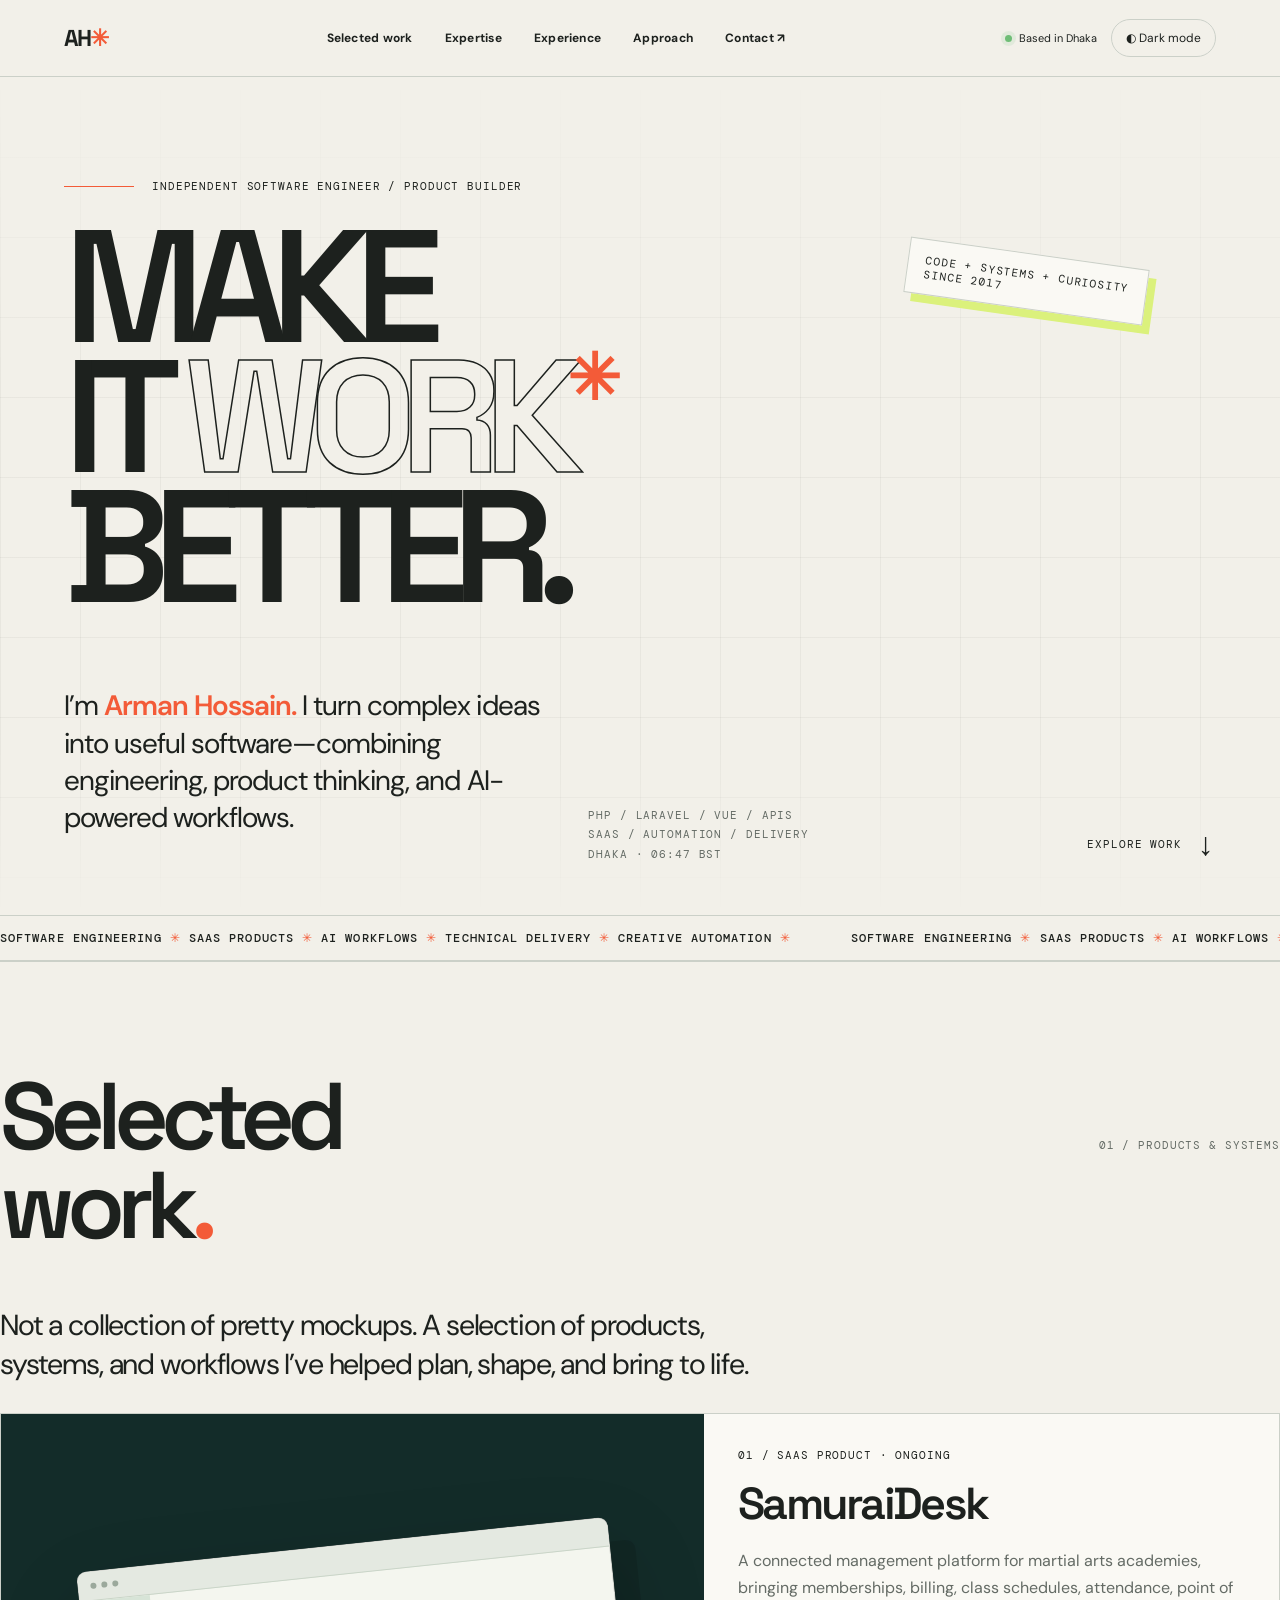
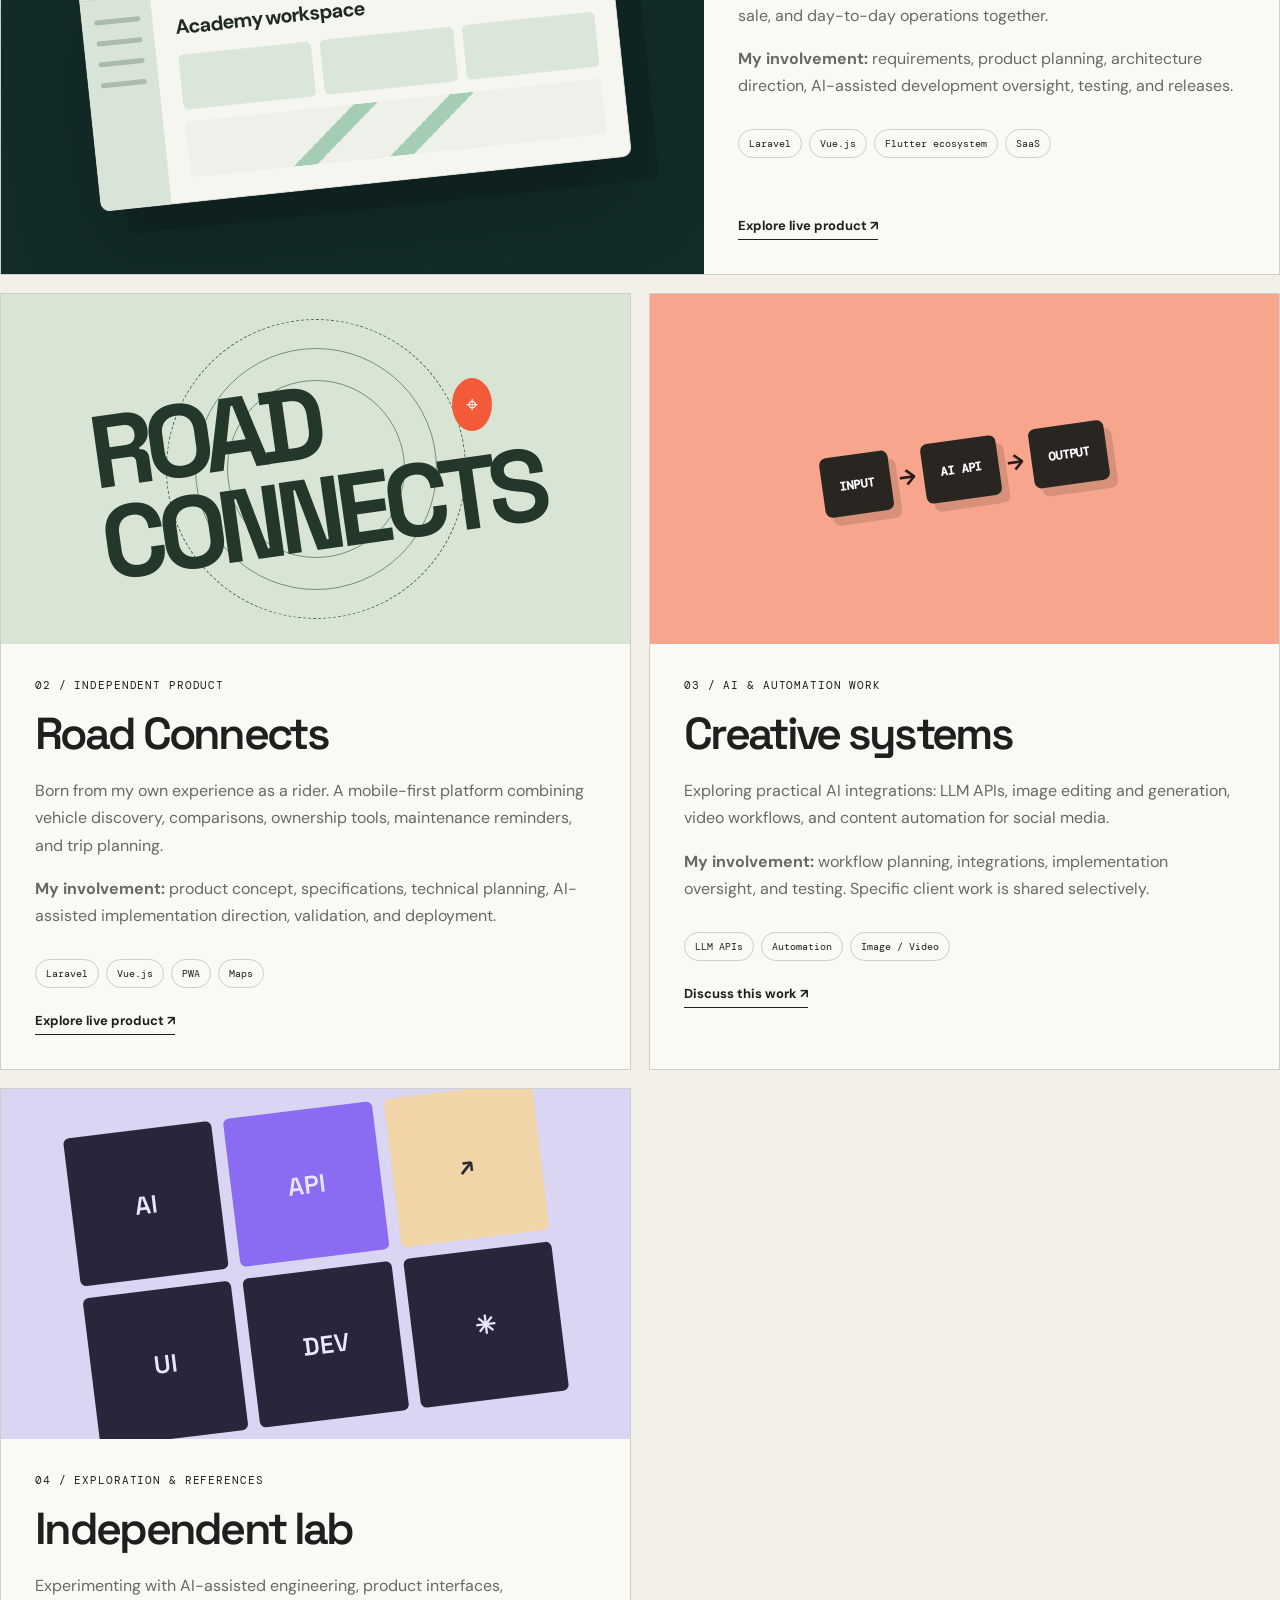
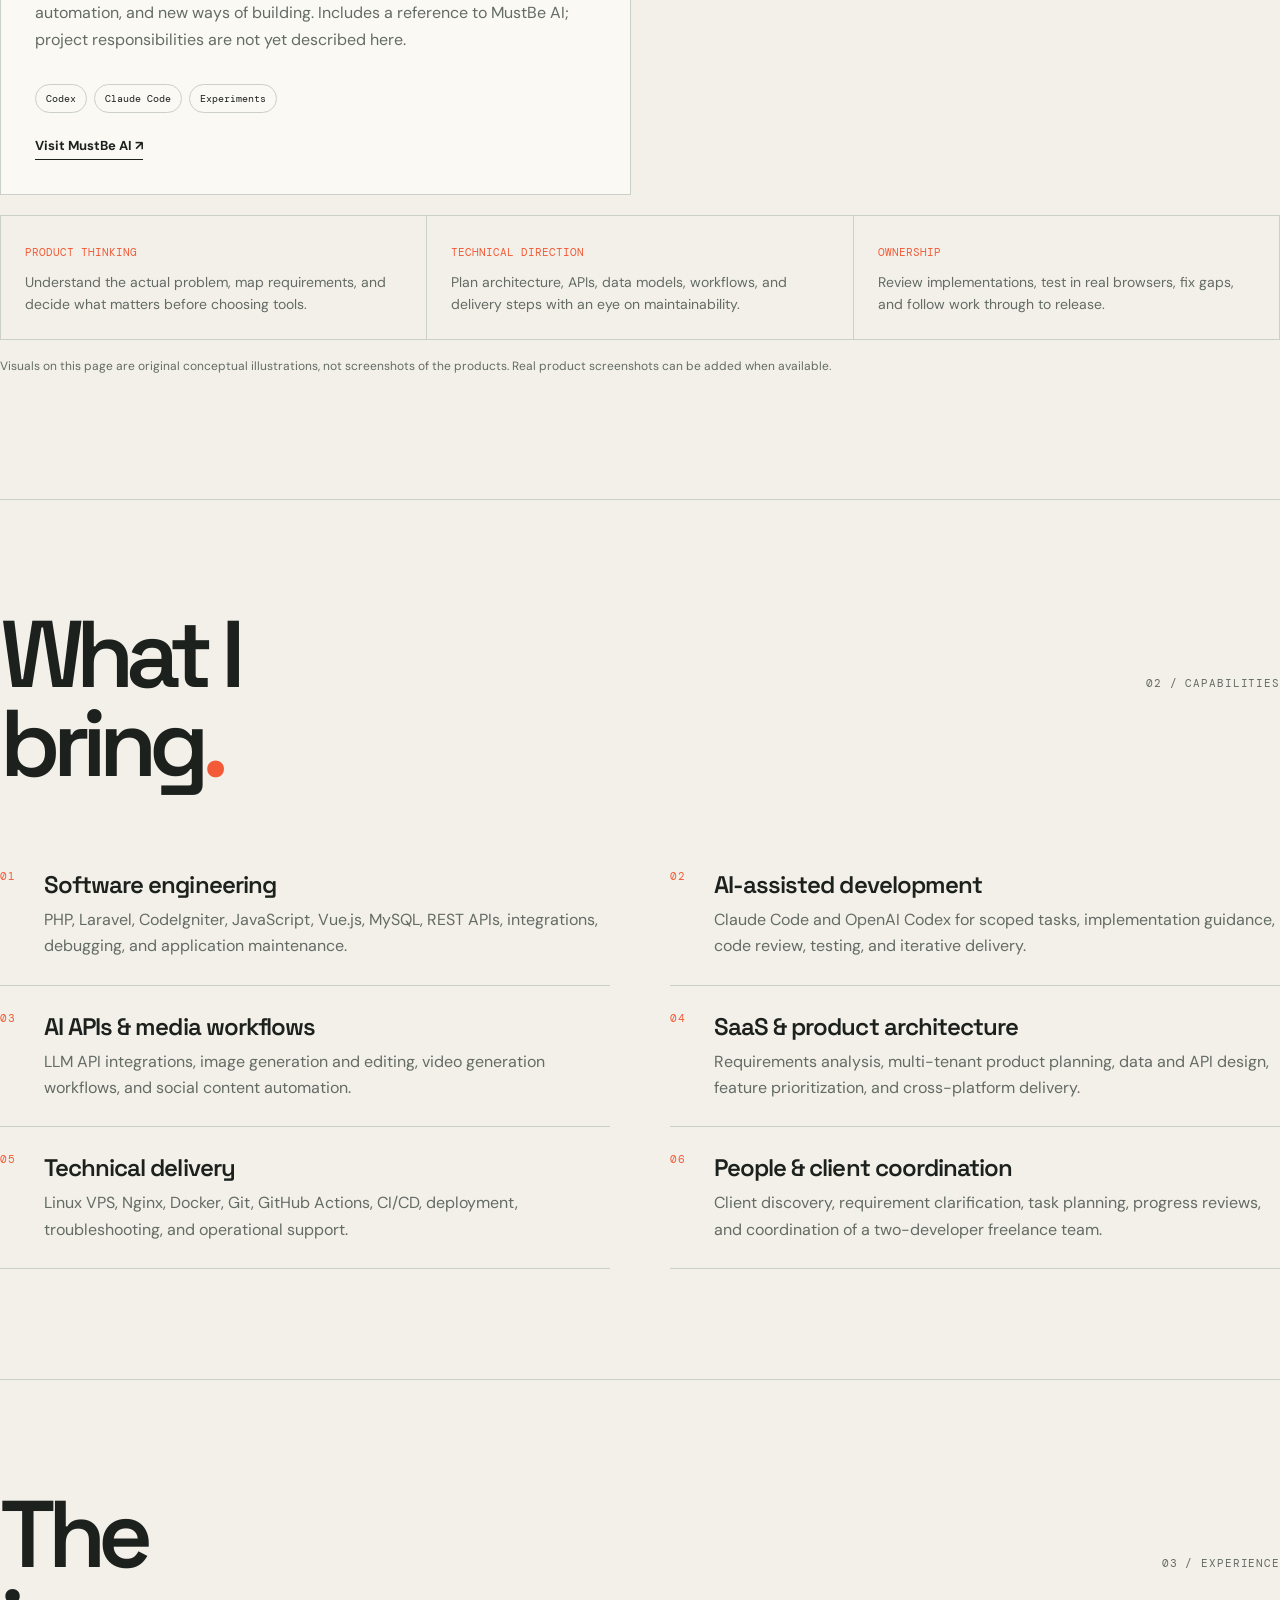
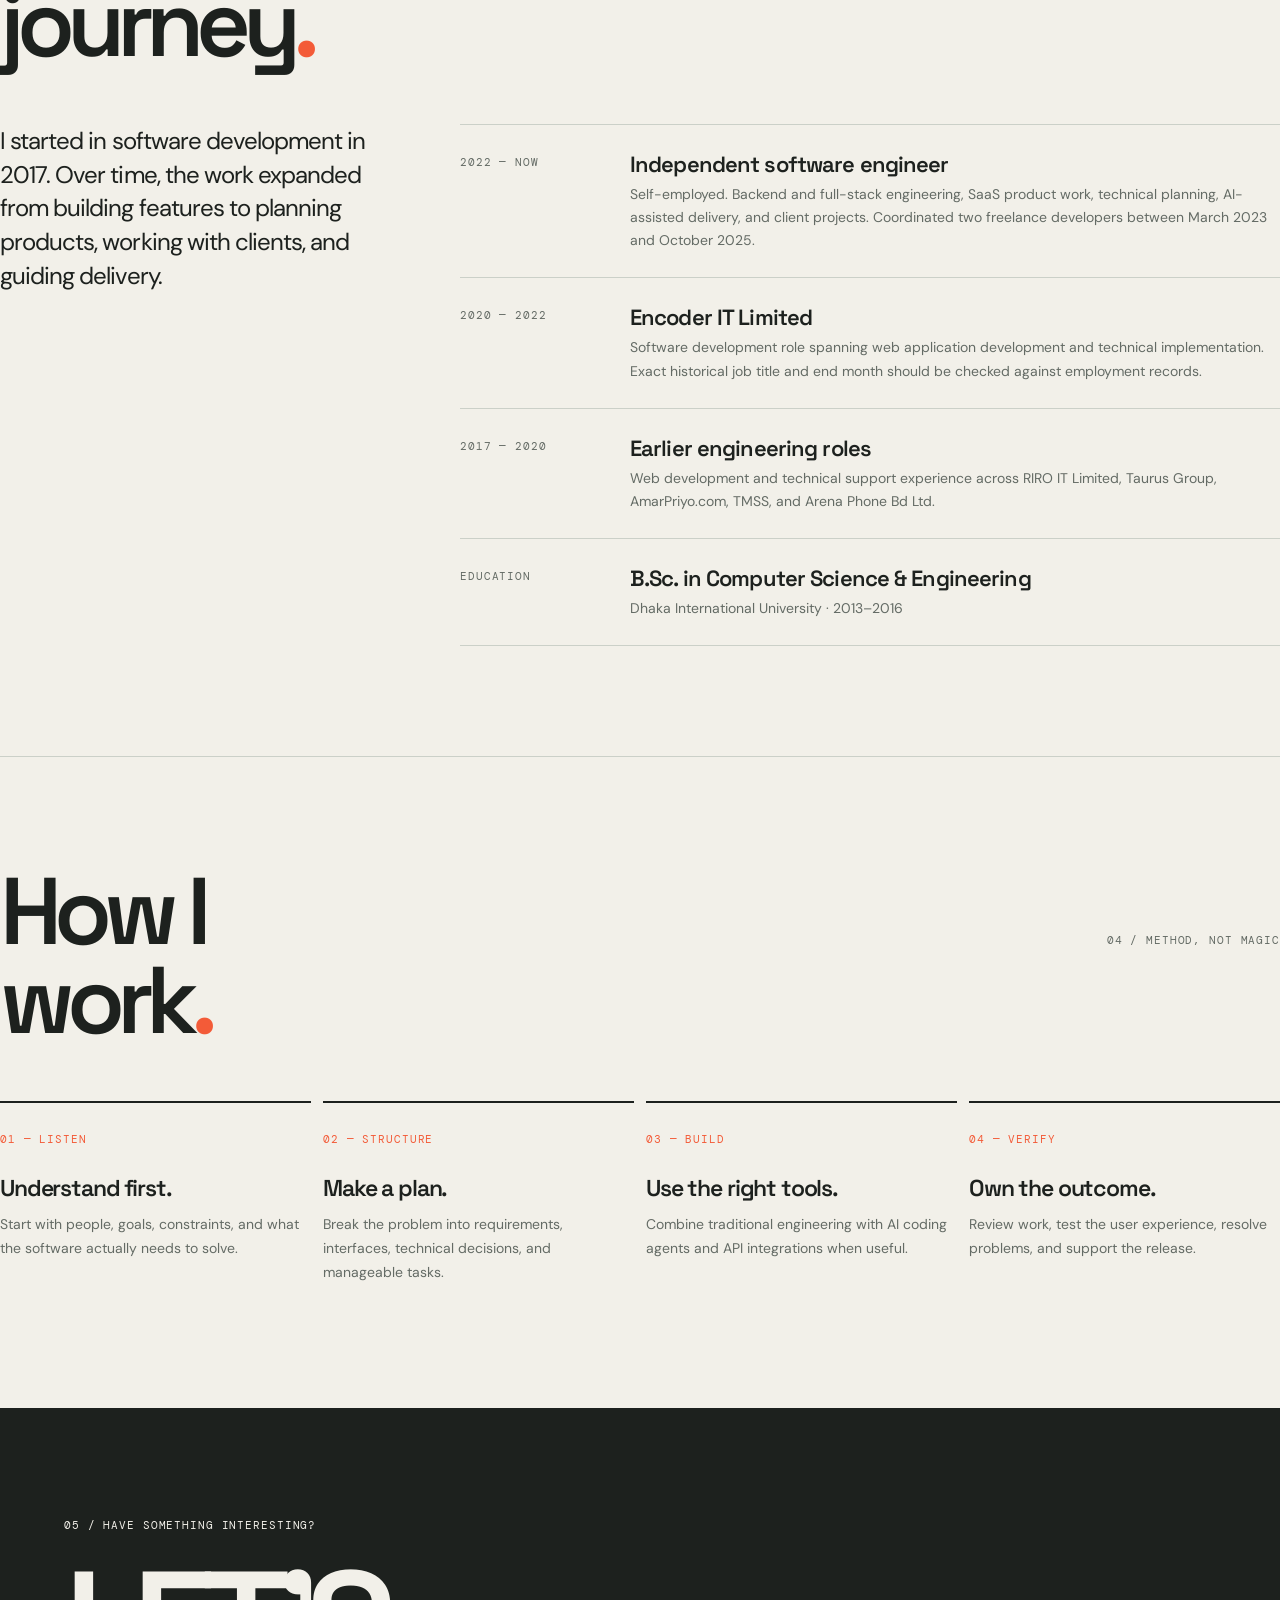
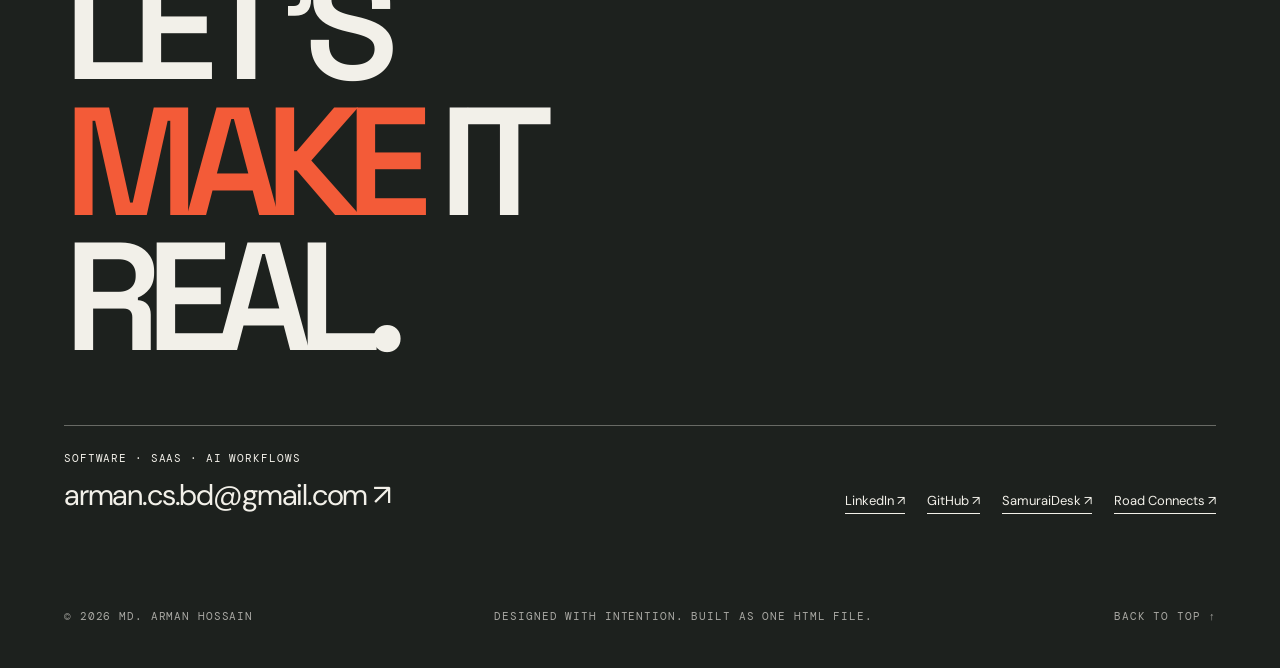
<file: index.html>
<!doctype html>
<html lang="en" data-theme="light">
<head>
<meta charset="utf-8"><meta name="viewport" content="width=device-width,initial-scale=1"><meta name="color-scheme" content="light dark"><meta name="description" content="MD. Arman Hossain — software engineer, SaaS product builder and AI workflow practitioner based in Dhaka. Explore selected work, approach and experience.">
<title>Arman Hossain — Independent software engineer & product builder</title>
<link rel="preconnect" href="https://fonts.googleapis.com"><link rel="preconnect" href="https://fonts.gstatic.com" crossorigin><link href="https://fonts.googleapis.com/css2?family=DM+Mono:wght@400;500&family=DM+Sans:wght@400;500;600;700&family=Space+Grotesk:wght@400;500;600;700&display=swap" rel="stylesheet">
<style>
:root{--bg:#f2f0e9;--paper:#faf9f4;--ink:#1d211e;--muted:#646b65;--line:#cbd0c8;--accent:#f35b38;--accent2:#dbf17c;--shadow:rgba(29,33,30,.13);--grid:rgba(29,33,30,.045)}html[data-theme=dark]{--bg:#131916;--paper:#1d2520;--ink:#f1f1e9;--muted:#a3aea5;--line:#39443b;--accent:#ff7954;--accent2:#d5f078;--shadow:rgba(0,0,0,.3);--grid:rgba(255,255,255,.045)}*{box-sizing:border-box}html{scroll-behavior:smooth}body{margin:0;background:var(--bg);color:var(--ink);font-family:'DM Sans',sans-serif;transition:background .3s,color .3s}a{color:inherit;text-decoration:none}button{font:inherit;cursor:pointer}::selection{background:var(--accent);color:#fff}.mono{font-family:'DM Mono',monospace;font-size:11px;letter-spacing:.08em;text-transform:uppercase}.wrap{max-width:1540px;padding:0 clamp(22px,5vw,86px);margin:auto}.skip{position:absolute;top:-80px;left:10px;background:var(--ink);color:var(--bg);padding:12px;z-index:30}.skip:focus{top:10px}.progress{height:3px;position:fixed;top:0;left:0;background:var(--accent);z-index:50;width:0}.topbar{position:sticky;top:0;z-index:20;background:color-mix(in srgb,var(--bg) 91%,transparent);backdrop-filter:blur(18px);border-bottom:1px solid var(--line)}.nav{height:76px;display:flex;align-items:center;justify-content:space-between;gap:18px}.mark{font-family:'Space Grotesk';font-weight:700;font-size:23px;letter-spacing:-.09em}.mark b{color:var(--accent)}.navlinks{display:flex;gap:clamp(15px,2.5vw,40px);align-items:center}.navlinks a{font-size:12px;font-weight:700;letter-spacing:.02em}.navlinks a:hover{color:var(--accent)}.navend{display:flex;align-items:center;gap:14px}.theme{background:transparent;color:var(--ink);border:1px solid var(--line);border-radius:100px;padding:10px 14px;font-size:12px}.status{display:flex;gap:7px;align-items:center;font-size:11px}.dot{height:7px;width:7px;background:#6fbd76;border-radius:50%;box-shadow:0 0 0 4px rgba(111,189,118,.12)}.hero{min-height:calc(100svh - 76px);padding-top:clamp(45px,8vw,112px);display:flex;flex-direction:column;justify-content:space-between;position:relative;overflow:hidden}.hero::before{content:"";position:absolute;inset:0;pointer-events:none;background-image:linear-gradient(var(--grid) 1px,transparent 1px),linear-gradient(90deg,var(--grid) 1px,transparent 1px);background-size:80px 80px;mask-image:linear-gradient(to bottom,transparent,#000 35%,#000 80%,transparent)}.herohead,.herofoot{position:relative;z-index:1}.eyebrow{display:flex;align-items:center;gap:18px;margin-bottom:30px}.eyebrow .rule{height:1px;width:70px;background:var(--accent)}h1,h2,h3,p{margin-top:0}.hero h1{font-family:'Space Grotesk';font-size:clamp(76px,12.5vw,220px);font-weight:600;line-height:.81;letter-spacing:-.105em;margin:0;max-width:1250px}.hero h1 .outline{color:transparent;-webkit-text-stroke:1.5px var(--ink)}.hero h1 .star{display:inline-block;font-size:.4em;vertical-align:top;color:var(--accent);-webkit-text-stroke:0;letter-spacing:0;animation:spin 18s linear infinite;transform-origin:center}@keyframes spin{to{transform:rotate(360deg)}}.herofoot{display:grid;grid-template-columns:1.2fr .85fr .6fr;gap:28px;align-items:end;padding:75px 0 50px}.intro{font-size:clamp(19px,2.2vw,31px);line-height:1.33;letter-spacing:-.035em;max-width:550px}.intro strong{color:var(--accent);font-weight:600}.meta{color:var(--muted);line-height:1.8}.scrollmark{justify-self:end;display:flex;align-items:center;gap:14px}.scrollmark span{font-size:32px;animation:drop 1.7s infinite}@keyframes drop{50%{transform:translateY(8px)}}.section{padding:110px 0;border-top:1px solid var(--line)}.sectionhead{display:flex;justify-content:space-between;align-items:baseline;gap:30px;margin-bottom:56px}.sectionhead h2{font:600 clamp(48px,7.4vw,112px)/.94 'Space Grotesk';letter-spacing:-.085em;margin:0}.sectionhead .mono{color:var(--muted)}.sectionlead{font-size:clamp(18px,2.4vw,29px);letter-spacing:-.04em;line-height:1.35;max-width:750px}.workgrid{display:grid;grid-template-columns:1fr 1fr;gap:18px}.project{position:relative;border:1px solid var(--line);background:var(--paper);overflow:hidden;min-width:0;transition:transform .35s,box-shadow .35s}.project:hover{transform:translateY(-5px);box-shadow:0 25px 55px var(--shadow)}.project.wide{grid-column:1/-1;display:grid;grid-template-columns:1.1fr .9fr}.projectvisual{height:350px;position:relative;overflow:hidden;background:#d7dcd2;display:flex;align-items:center;justify-content:center}.wide .projectvisual{height:460px}.projectbody{padding:34px;display:flex;flex-direction:column;align-items:flex-start}.projectbody h3{font:600 clamp(31px,3.5vw,54px)/1 'Space Grotesk';letter-spacing:-.06em;margin:20px 0}.projectbody p{line-height:1.7;color:var(--muted);max-width:550px}.tags{display:flex;flex-wrap:wrap;gap:7px;margin:14px 0 24px}.tags span{font:10px 'DM Mono';padding:7px 10px;border:1px solid var(--line);border-radius:100px}.projectlink{margin-top:auto;border-bottom:1px solid var(--ink);padding-bottom:5px;font-size:13px;font-weight:700}.projectlink:hover{color:var(--accent);border-color:var(--accent)}.visual-samurai{background:#132c29;color:#e6f6e8}.visual-road{background:#d8e5d4;color:#23382b}.visual-ai{background:#f7a58c;color:#281c19}.visual-lab{background:#d9d5f2;color:#29263b}.mockwindow{width:76%;border-radius:10px;transform:rotate(-6deg) translateY(20px);background:#f4f6ef;color:#1e2a22;box-shadow:25px 25px 0 rgba(0,0,0,.12),0 40px 90px rgba(0,0,0,.2);border:1px solid rgba(0,0,0,.15);overflow:hidden}.mocktop{height:29px;background:#e4e9e1;border-bottom:1px solid #cad5c8;display:flex;align-items:center;gap:5px;padding:0 12px}.mocktop i{width:6px;height:6px;border-radius:50%;background:#9ba99c}.mockcontent{display:grid;grid-template-columns:70px 1fr;min-height:210px}.mockside{background:#d7e4d7;padding:20px 12px}.mockside span{display:block;height:5px;background:#a9bbaa;margin:0 0 16px;border-radius:8px}.mockmain{padding:22px}.mockmain strong{display:block;font-size:20px;letter-spacing:-.05em;margin-bottom:15px}.mockstats{display:flex;gap:9px}.mockstats span{flex:1;height:55px;background:#dbe6da;border-radius:5px}.mockgraph{height:56px;margin-top:12px;background:linear-gradient(140deg,transparent 35%,#a4cdb4 35% 40%,transparent 40% 55%,#a4cdb4 55% 60%,transparent 60%),#edf1e9;border-radius:5px}.circleword{position:absolute;font:700 clamp(70px,10vw,160px)/1 'Space Grotesk';letter-spacing:-.1em;transform:rotate(-13deg);text-align:center}.road-ring{width:300px;height:300px;border:1px dashed #3c664a;border-radius:50%;position:absolute;animation:spin 28s linear infinite}.road-ring:before,.road-ring:after{content:"";position:absolute;border:1px solid #70917a;border-radius:50%;inset:28px}.road-ring:after{inset:60px}.road-text{font:700 clamp(58px,8vw,125px)/.9 'Space Grotesk';letter-spacing:-.09em;position:relative;transform:rotate(-8deg)}.road-pin{position:absolute;top:24%;right:22%;background:var(--accent);color:white;padding:12px 14px;border-radius:50%;font-size:22px;animation:float 3s ease-in-out infinite}@keyframes float{50%{transform:translateY(-13px)}}.ai-flow{display:flex;align-items:center;gap:8px;transform:rotate(-8deg);padding:20px}.ai-flow span{background:#292521;color:#fff;border-radius:7px;padding:22px 17px;font:700 12px 'DM Mono';box-shadow:7px 9px 0 rgba(0,0,0,.13)}.ai-flow b{font-size:22px}.lab-tiles{display:grid;grid-template-columns:repeat(3,1fr);gap:12px;transform:rotate(-7deg);width:75%}.lab-tiles span{aspect-ratio:1;background:#29263b;color:#e9e6ff;display:grid;place-items:center;font:600 clamp(12px,2vw,25px) 'Space Grotesk';border-radius:6px}.lab-tiles span:nth-child(2){background:#8a6bf1}.lab-tiles span:nth-child(3){background:#f1d5a8;color:#2d2b35}.case{margin-top:20px;display:grid;grid-template-columns:repeat(3,1fr);gap:1px;background:var(--line);border:1px solid var(--line)}.case>div{background:var(--bg);padding:24px}.case p{font-size:14px;line-height:1.6;color:var(--muted);margin:10px 0 0}.cap{font:11px 'DM Mono';color:var(--accent);text-transform:uppercase}.skillsgrid{display:grid;grid-template-columns:1fr 1fr;gap:0 60px}.skillrow{border-bottom:1px solid var(--line);padding:25px 0;display:grid;grid-template-columns:32px 1fr;gap:12px}.skillrow h3{font:600 24px 'Space Grotesk';letter-spacing:-.04em;margin-bottom:7px}.skillrow p{color:var(--muted);line-height:1.65;margin:0}.number{color:var(--accent)}.experience{display:grid;grid-template-columns:1fr 2fr;gap:50px}.expintro{font-size:24px;letter-spacing:-.04em;line-height:1.4}.timeline{border-top:1px solid var(--line)}.job{display:grid;grid-template-columns:145px 1fr;gap:25px;padding:25px 0;border-bottom:1px solid var(--line)}.job h3{font:600 22px 'Space Grotesk';letter-spacing:-.04em;margin-bottom:5px}.job p{font-size:14px;line-height:1.65;color:var(--muted);margin:0}.job .mono{color:var(--muted);padding-top:5px}.process{display:grid;grid-template-columns:repeat(4,1fr);gap:12px}.process>div{border-top:2px solid var(--ink);padding-top:24px}.process strong{font:600 23px 'Space Grotesk';letter-spacing:-.05em;display:block;margin:25px 0 10px}.process p{font-size:14px;line-height:1.7;color:var(--muted)}.process .mono{color:var(--accent)}.contact{background:var(--ink);color:var(--bg);padding:105px 0 45px}.contact h2{font:600 clamp(70px,12vw,180px)/.88 'Space Grotesk';letter-spacing:-.1em;margin:25px 0 60px}.contact h2 em{font-style:normal;color:var(--accent)}.contactgrid{display:flex;justify-content:space-between;align-items:end;gap:30px;border-top:1px solid color-mix(in srgb,var(--bg) 35%,transparent);padding-top:25px}.contactlinks{display:flex;gap:22px;flex-wrap:wrap}.contactlinks a{border-bottom:1px solid currentColor;padding-bottom:4px;font-size:13px}.contactlinks a:hover{color:var(--accent)}.footer{margin-top:95px;display:flex;justify-content:space-between;gap:25px;color:color-mix(in srgb,var(--bg) 65%,transparent)}.reveal{opacity:0;transform:translateY(25px);transition:opacity .7s,transform .7s}.reveal.visible{opacity:1;transform:none}.spotlight{position:fixed;pointer-events:none;width:280px;height:280px;border-radius:50%;background:radial-gradient(circle,color-mix(in srgb,var(--accent) 9%,transparent),transparent 70%);z-index:2;transform:translate(-50%,-50%);opacity:0;transition:opacity .3s}.floating-label{position:absolute;right:6%;top:17%;border:1px solid var(--line);padding:13px 17px;transform:rotate(8deg);background:var(--paper);box-shadow:8px 8px 0 var(--accent2);font-size:11px}.marquee{overflow:hidden;border-top:1px solid var(--line);border-bottom:1px solid var(--line);padding:14px 0}.marquee-track{white-space:nowrap;display:flex;gap:60px;width:max-content;animation:marquee 32s linear infinite}.marquee-track span{font:500 12px 'DM Mono';text-transform:uppercase;letter-spacing:.09em}.marquee-track i{color:var(--accent);font-style:normal}@keyframes marquee{to{transform:translateX(-50%)}}.note{font-size:12px;color:var(--muted);line-height:1.7;margin-top:16px}.mobilemenu{display:none}.desktoponly{display:block}@media(max-width:1000px){.navlinks{display:none}.herofoot{grid-template-columns:1fr 1fr}.scrollmark{display:none}.project.wide{grid-template-columns:1fr}.wide .projectvisual{height:350px}.skillsgrid{gap:0 28px}.experience{grid-template-columns:1fr}.process{grid-template-columns:1fr 1fr}.mobilemenu{display:block;background:none;border:0;color:var(--ink);font-size:22px}.navlinks.open{position:absolute;display:flex;flex-direction:column;align-items:stretch;top:76px;left:0;right:0;background:var(--paper);padding:25px;gap:20px;border-bottom:1px solid var(--line)}}@media(max-width:680px){.nav{height:68px}.status{display:none}.hero{min-height:680px;padding-top:100px}.hero h1{font-size:clamp(67px,16vw,120px)}.herofoot{grid-template-columns:1fr;padding-top:60px}.section{padding:72px 0}.sectionhead{margin-bottom:35px;display:block}.sectionhead .mono{display:block;margin-top:14px}.workgrid,.skillsgrid,.case{grid-template-columns:1fr}.project.wide{grid-column:auto}.projectvisual,.wide .projectvisual{height:290px}.projectbody{padding:25px}.case{gap:1px}.job{grid-template-columns:1fr;gap:6px}.process{grid-template-columns:1fr 1fr}.contact{padding-top:70px}.contactgrid,.footer{display:block}.contactlinks{margin-top:25px}.footer>*{display:block;margin-bottom:14px}.floating-label{right:5%;top:7%}.ai-flow{transform:rotate(-6deg) scale(.7)}.mockwindow{width:86%}}@media(prefers-reduced-motion:reduce){*,*:before,*:after{animation:none!important;transition:none!important;scroll-behavior:auto!important}.reveal{opacity:1;transform:none}} 
</style>
</head>
<body>
<a class="skip" href="#main">Skip to content</a><div class="progress" id="progress"></div><div class="spotlight" id="spotlight" aria-hidden="true"></div>
<header class="topbar"><nav class="nav wrap" aria-label="Main navigation"><a href="#top" class="mark" aria-label="Arman Hossain home">AH<b>✳</b></a><div class="navlinks" id="navlinks"><a href="#work">Selected work</a><a href="#expertise">Expertise</a><a href="#experience">Experience</a><a href="#approach">Approach</a><a href="#contact">Contact ↗</a></div><div class="navend"><span class="status"><span class="dot"></span> Based in Dhaka</span><button class="theme" id="theme" aria-label="Switch color theme">◐ &nbsp; Theme</button><button class="mobilemenu" id="menu" aria-label="Open menu" aria-expanded="false">☰</button></div></nav></header>
<main id="main"><section class="hero wrap" id="top"><div class="herohead"><div class="eyebrow mono"><span class="rule"></span> Independent software engineer / product builder</div><h1>MAKE<br>IT <span class="outline">WORK</span><span class="star">✳</span><br>BETTER.</h1><span class="floating-label mono">Code + systems + curiosity<br>Since 2017</span></div><div class="herofoot"><p class="intro">I’m <strong>Arman Hossain.</strong> I turn complex ideas into useful software—combining engineering, product thinking, and AI-powered workflows.</p><div class="meta mono">PHP / Laravel / Vue / APIs<br>SaaS / automation / delivery<br><span id="dhakaTime">Dhaka, Bangladesh</span></div><a class="scrollmark mono" href="#work">Explore work <span>↓</span></a></div></section>
<div class="marquee" aria-hidden="true"><div class="marquee-track"><span>SOFTWARE ENGINEERING <i>✳</i> SAAS PRODUCTS <i>✳</i> AI WORKFLOWS <i>✳</i> TECHNICAL DELIVERY <i>✳</i> CREATIVE AUTOMATION <i>✳</i></span><span>SOFTWARE ENGINEERING <i>✳</i> SAAS PRODUCTS <i>✳</i> AI WORKFLOWS <i>✳</i> TECHNICAL DELIVERY <i>✳</i> CREATIVE AUTOMATION <i>✳</i></span></div></div>
<section class="section wrap" id="work"><div class="sectionhead reveal"><h2>Selected<br>work<span style="color:var(--accent)">.</span></h2><span class="mono">01 / Products & systems</span></div><p class="sectionlead reveal">Not a collection of pretty mockups. A selection of products, systems, and workflows I’ve helped plan, shape, and bring to life.</p><div class="workgrid">
<article class="project wide reveal"><div class="projectvisual visual-samurai"><div class="mockwindow" aria-label="Abstract illustration of a SaaS dashboard, not an actual product screenshot"><div class="mocktop"><i></i><i></i><i></i></div><div class="mockcontent"><div class="mockside"><span></span><span></span><span></span><span></span></div><div class="mockmain"><strong>Academy workspace</strong><div class="mockstats"><span></span><span></span><span></span></div><div class="mockgraph"></div></div></div></div></div><div class="projectbody"><span class="mono">01 / SaaS product · Ongoing</span><h3>SamuraiDesk</h3><p>A connected management platform for martial arts academies, bringing memberships, billing, class schedules, attendance, point of sale, and day-to-day operations together.</p><p><b>My involvement:</b> requirements, product planning, architecture direction, AI-assisted development oversight, testing, and releases.</p><div class="tags"><span>Laravel</span><span>Vue.js</span><span>Flutter ecosystem</span><span>SaaS</span></div><a class="projectlink" href="https://samuraidesk.com" target="_blank" rel="noopener noreferrer">Explore live product ↗</a></div></article>
<article class="project reveal"><div class="projectvisual visual-road"><div class="road-ring"></div><div class="road-text">ROAD<br>CONNECTS</div><div class="road-pin">⌖</div></div><div class="projectbody"><span class="mono">02 / Independent product</span><h3>Road Connects</h3><p>Born from my own experience as a rider. A mobile-first platform combining vehicle discovery, comparisons, ownership tools, maintenance reminders, and trip planning.</p><p><b>My involvement:</b> product concept, specifications, technical planning, AI-assisted implementation direction, validation, and deployment.</p><div class="tags"><span>Laravel</span><span>Vue.js</span><span>PWA</span><span>Maps</span></div><a class="projectlink" href="https://roadconnects.com" target="_blank" rel="noopener noreferrer">Explore live product ↗</a></div></article>
<article class="project reveal"><div class="projectvisual visual-ai"><div class="ai-flow" aria-label="Conceptual AI workflow diagram"><span>INPUT</span><b>→</b><span>AI API</span><b>→</b><span>OUTPUT</span></div></div><div class="projectbody"><span class="mono">03 / AI & automation work</span><h3>Creative systems</h3><p>Exploring practical AI integrations: LLM APIs, image editing and generation, video workflows, and content automation for social media.</p><p><b>My involvement:</b> workflow planning, integrations, implementation oversight, and testing. Specific client work is shared selectively.</p><div class="tags"><span>LLM APIs</span><span>Automation</span><span>Image / Video</span></div><a class="projectlink" href="mailto:arman.cs.bd@gmail.com?subject=Creative%20automation%20work">Discuss this work ↗</a></div></article>
<article class="project reveal"><div class="projectvisual visual-lab"><div class="lab-tiles"><span>AI</span><span>API</span><span>↗</span><span>UI</span><span>DEV</span><span>✳</span></div></div><div class="projectbody"><span class="mono">04 / Exploration & references</span><h3>Independent lab</h3><p>Experimenting with AI-assisted engineering, product interfaces, automation, and new ways of building. Includes a reference to MustBe AI; project responsibilities are not yet described here.</p><div class="tags"><span>Codex</span><span>Claude Code</span><span>Experiments</span></div><a class="projectlink" href="https://mustbe-ai.com" target="_blank" rel="noopener noreferrer">Visit MustBe AI ↗</a></div></article>
</div><div class="case reveal"><div><span class="cap">Product thinking</span><p>Understand the actual problem, map requirements, and decide what matters before choosing tools.</p></div><div><span class="cap">Technical direction</span><p>Plan architecture, APIs, data models, workflows, and delivery steps with an eye on maintainability.</p></div><div><span class="cap">Ownership</span><p>Review implementations, test in real browsers, fix gaps, and follow work through to release.</p></div></div><p class="note">Visuals on this page are original conceptual illustrations, not screenshots of the products. Real product screenshots can be added when available.</p></section>
<section class="section wrap" id="expertise"><div class="sectionhead reveal"><h2>What I<br>bring<span style="color:var(--accent)">.</span></h2><span class="mono">02 / Capabilities</span></div><div class="skillsgrid"><div class="skillrow reveal"><span class="number mono">01</span><div><h3>Software engineering</h3><p>PHP, Laravel, CodeIgniter, JavaScript, Vue.js, MySQL, REST APIs, integrations, debugging, and application maintenance.</p></div></div><div class="skillrow reveal"><span class="number mono">02</span><div><h3>AI-assisted development</h3><p>Claude Code and OpenAI Codex for scoped tasks, implementation guidance, code review, testing, and iterative delivery.</p></div></div><div class="skillrow reveal"><span class="number mono">03</span><div><h3>AI APIs & media workflows</h3><p>LLM API integrations, image generation and editing, video generation workflows, and social content automation.</p></div></div><div class="skillrow reveal"><span class="number mono">04</span><div><h3>SaaS & product architecture</h3><p>Requirements analysis, multi-tenant product planning, data and API design, feature prioritization, and cross-platform delivery.</p></div></div><div class="skillrow reveal"><span class="number mono">05</span><div><h3>Technical delivery</h3><p>Linux VPS, Nginx, Docker, Git, GitHub Actions, CI/CD, deployment, troubleshooting, and operational support.</p></div></div><div class="skillrow reveal"><span class="number mono">06</span><div><h3>People & client coordination</h3><p>Client discovery, requirement clarification, task planning, progress reviews, and coordination of a two-developer freelance team.</p></div></div></div></section>
<section class="section wrap" id="experience"><div class="sectionhead reveal"><h2>The<br>journey<span style="color:var(--accent)">.</span></h2><span class="mono">03 / Experience</span></div><div class="experience"><p class="expintro reveal">I started in software development in 2017. Over time, the work expanded from building features to planning products, working with clients, and guiding delivery.</p><div class="timeline"><div class="job reveal"><span class="mono">2022 — Now</span><div><h3>Independent software engineer</h3><p>Self-employed. Backend and full-stack engineering, SaaS product work, technical planning, AI-assisted delivery, and client projects. Coordinated two freelance developers between March 2023 and October 2025.</p></div></div><div class="job reveal"><span class="mono">2020 — 2022</span><div><h3>Encoder IT Limited</h3><p>Software development role spanning web application development and technical implementation. Exact historical job title and end month should be checked against employment records.</p></div></div><div class="job reveal"><span class="mono">2017 — 2020</span><div><h3>Earlier engineering roles</h3><p>Web development and technical support experience across RIRO IT Limited, Taurus Group, AmarPriyo.com, TMSS, and Arena Phone Bd Ltd.</p></div></div><div class="job reveal"><span class="mono">Education</span><div><h3>B.Sc. in Computer Science & Engineering</h3><p>Dhaka International University · 2013–2016</p></div></div></div></div></section>
<section class="section wrap" id="approach"><div class="sectionhead reveal"><h2>How I<br>work<span style="color:var(--accent)">.</span></h2><span class="mono">04 / Method, not magic</span></div><div class="process"><div class="reveal"><span class="mono">01 — Listen</span><strong>Understand first.</strong><p>Start with people, goals, constraints, and what the software actually needs to solve.</p></div><div class="reveal"><span class="mono">02 — Structure</span><strong>Make a plan.</strong><p>Break the problem into requirements, interfaces, technical decisions, and manageable tasks.</p></div><div class="reveal"><span class="mono">03 — Build</span><strong>Use the right tools.</strong><p>Combine traditional engineering with AI coding agents and API integrations when useful.</p></div><div class="reveal"><span class="mono">04 — Verify</span><strong>Own the outcome.</strong><p>Review work, test the user experience, resolve problems, and support the release.</p></div></div></section>
</main><footer class="contact" id="contact"><div class="wrap"><span class="mono">05 / Have something interesting?</span><h2>LET'S<br><em>MAKE</em> IT<br>REAL.</h2><div class="contactgrid"><div><p class="mono">Software · SaaS · AI workflows</p><a style="font-size:clamp(18px,2.3vw,32px);letter-spacing:-.04em" href="mailto:arman.cs.bd@gmail.com">arman.cs.bd@gmail.com ↗</a></div><div class="contactlinks"><a href="https://www.linkedin.com/in/rajucs" target="_blank" rel="noopener noreferrer">LinkedIn ↗</a><a href="https://github.com/rajucs" target="_blank" rel="noopener noreferrer">GitHub ↗</a><a href="https://samuraidesk.com" target="_blank" rel="noopener noreferrer">SamuraiDesk ↗</a><a href="https://roadconnects.com" target="_blank" rel="noopener noreferrer">Road Connects ↗</a></div></div><div class="footer mono"><span>© <span id="year"></span> MD. Arman Hossain</span><span>Designed with intention. Built as one HTML file.</span><a href="#top">Back to top ↑</a></div></div></footer>
<script>
(()=>{'use strict';const root=document.documentElement,themeBtn=document.getElementById('theme');let saved;try{saved=localStorage.getItem('arman-theme')}catch(e){}const prefersDark=window.matchMedia&&window.matchMedia('(prefers-color-scheme: dark)').matches;function setTheme(t){root.dataset.theme=t;themeBtn.textContent=t==='dark'?'☀  Light mode':'◐  Dark mode';themeBtn.setAttribute('aria-label',`Switch to ${t==='dark'?'light':'dark'} mode`);try{localStorage.setItem('arman-theme',t)}catch(e){}}setTheme(saved==='light'||saved==='dark'?saved:prefersDark?'dark':'light');themeBtn.addEventListener('click',()=>setTheme(root.dataset.theme==='dark'?'light':'dark'));const menu=document.getElementById('menu'),links=document.getElementById('navlinks');menu.addEventListener('click',()=>{const opened=links.classList.toggle('open');menu.setAttribute('aria-expanded',String(opened));menu.textContent=opened?'✕':'☰'});links.querySelectorAll('a').forEach(a=>a.addEventListener('click',()=>{links.classList.remove('open');menu.setAttribute('aria-expanded','false');menu.textContent='☰'}));const progress=document.getElementById('progress');let ticking=false;function scroll(){if(ticking)return;ticking=true;requestAnimationFrame(()=>{const max=document.documentElement.scrollHeight-innerHeight;progress.style.width=(max>0?scrollY/max*100:0)+'%';ticking=false})}window.addEventListener('scroll',scroll,{passive:true});scroll();const observer='IntersectionObserver'in window?new IntersectionObserver(entries=>{entries.forEach(e=>{if(e.isIntersecting){e.target.classList.add('visible');observer.unobserve(e.target)}})},{threshold:.08}):null;document.querySelectorAll('.reveal').forEach(el=>observer?observer.observe(el):el.classList.add('visible'));document.getElementById('year').textContent=new Date().getFullYear();const clock=document.getElementById('dhakaTime');function updateClock(){try{clock.textContent='Dhaka · '+new Intl.DateTimeFormat('en-GB',{timeZone:'Asia/Dhaka',hour:'2-digit',minute:'2-digit',hour12:false}).format(new Date())+' BST'}catch(e){clock.textContent='Dhaka, Bangladesh'}}updateClock();setInterval(updateClock,60000);const spot=document.getElementById('spotlight');if(window.matchMedia('(pointer:fine)').matches&&!window.matchMedia('(prefers-reduced-motion: reduce)').matches){window.addEventListener('pointermove',e=>{spot.style.left=e.clientX+'px';spot.style.top=e.clientY+'px';spot.style.opacity='1'},{passive:true})}})();
</script>
</body></html>
</file>
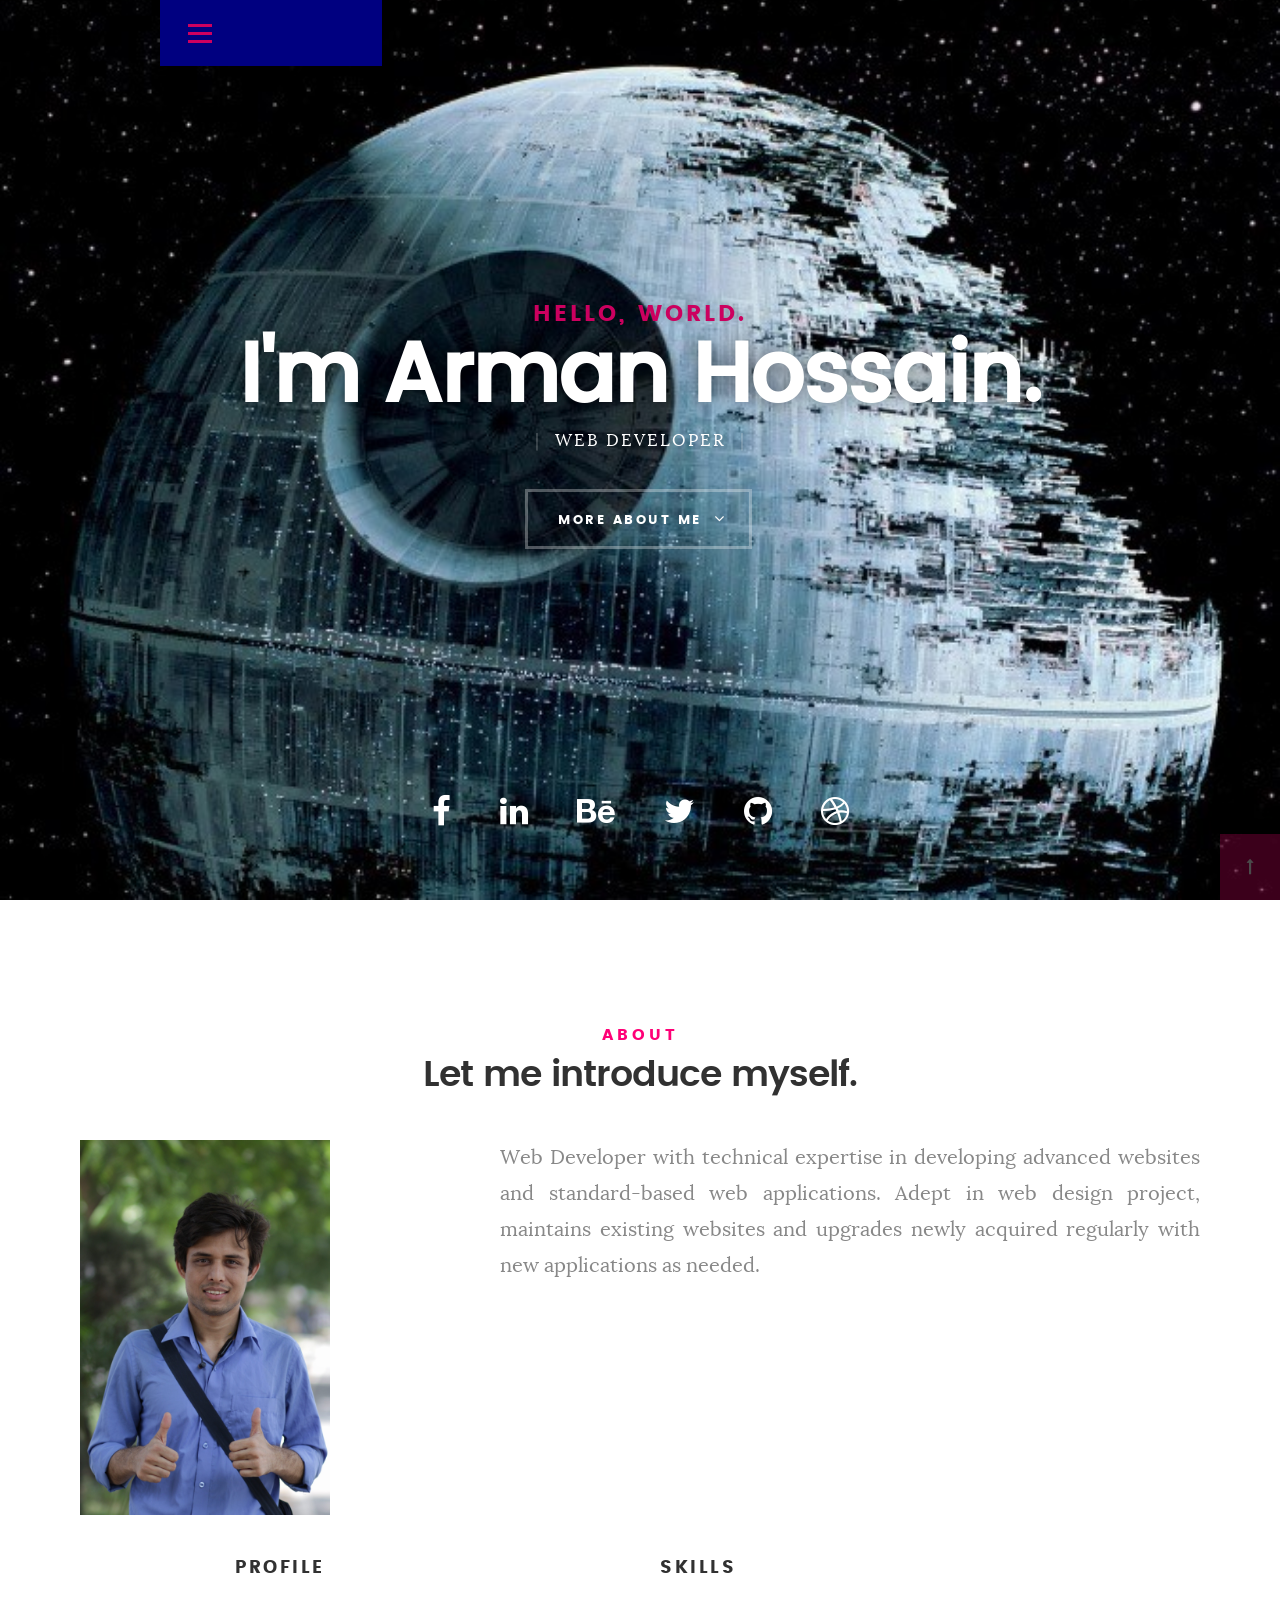
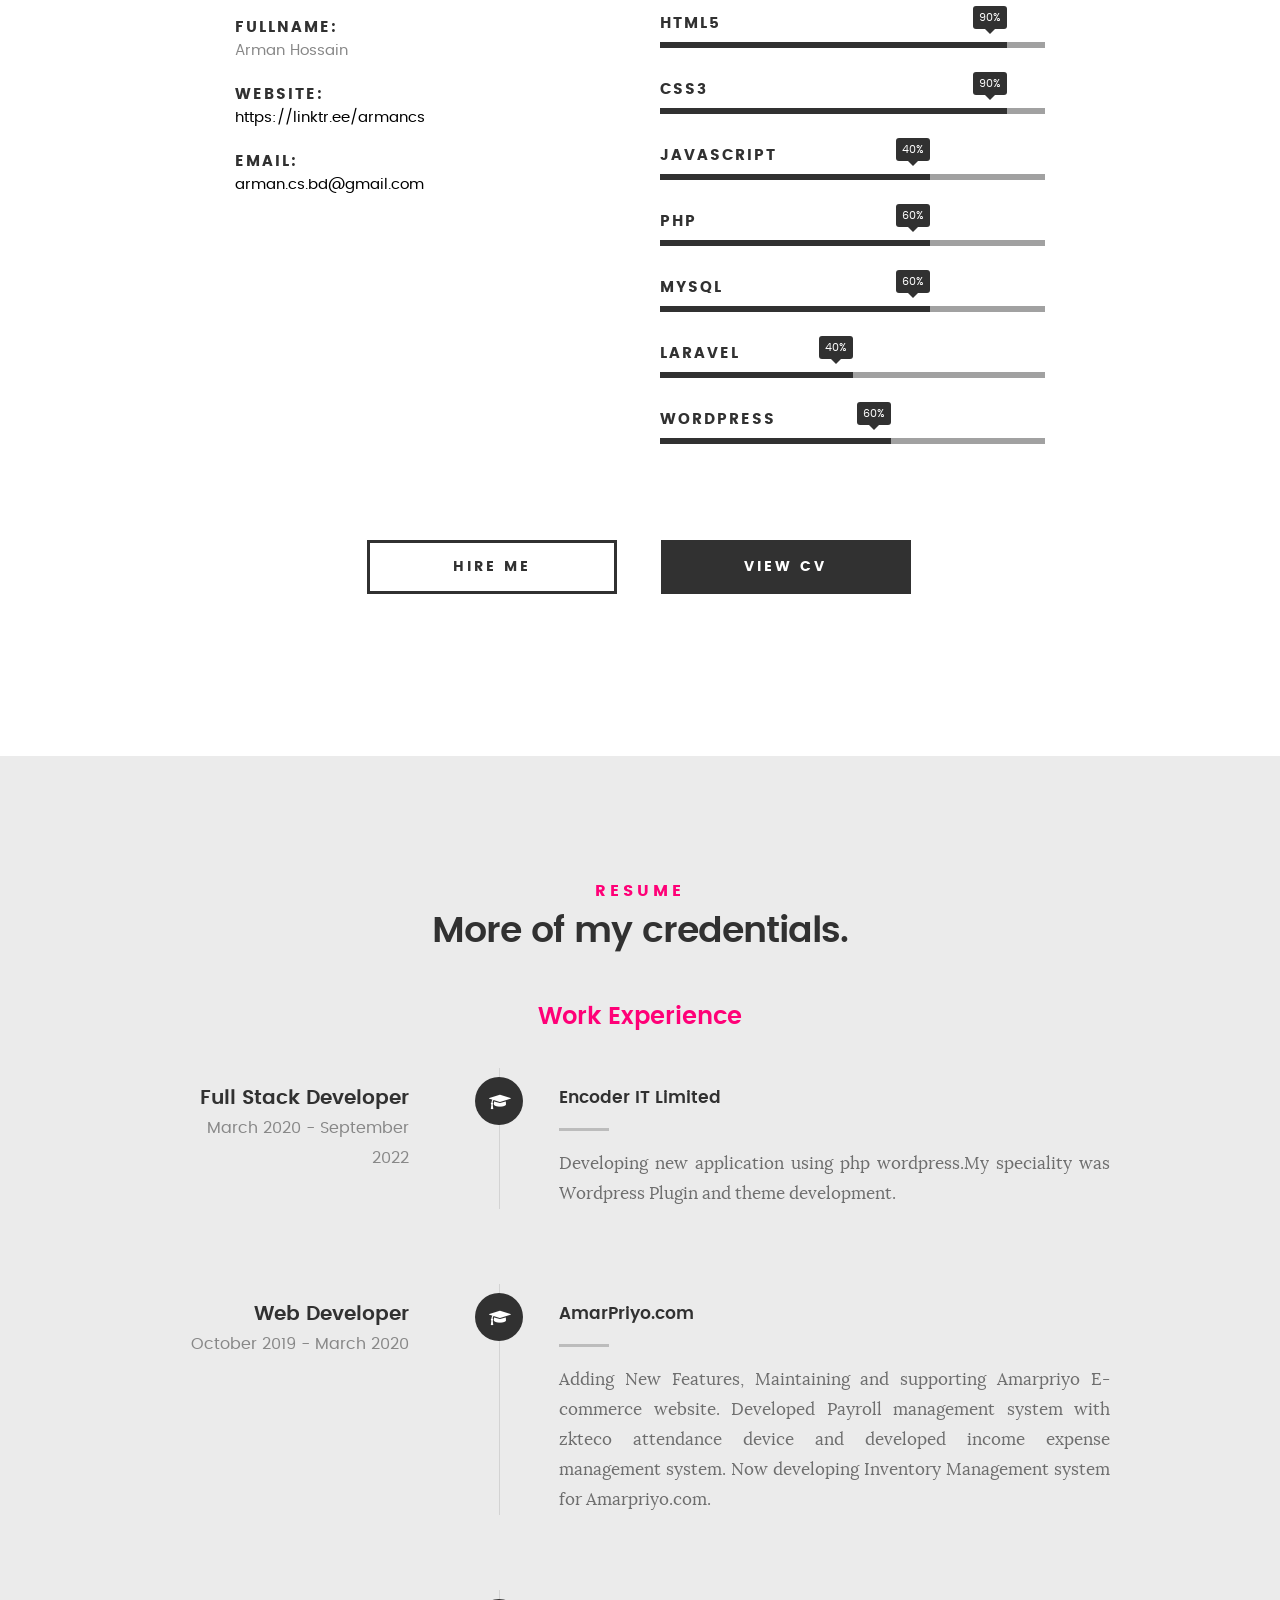
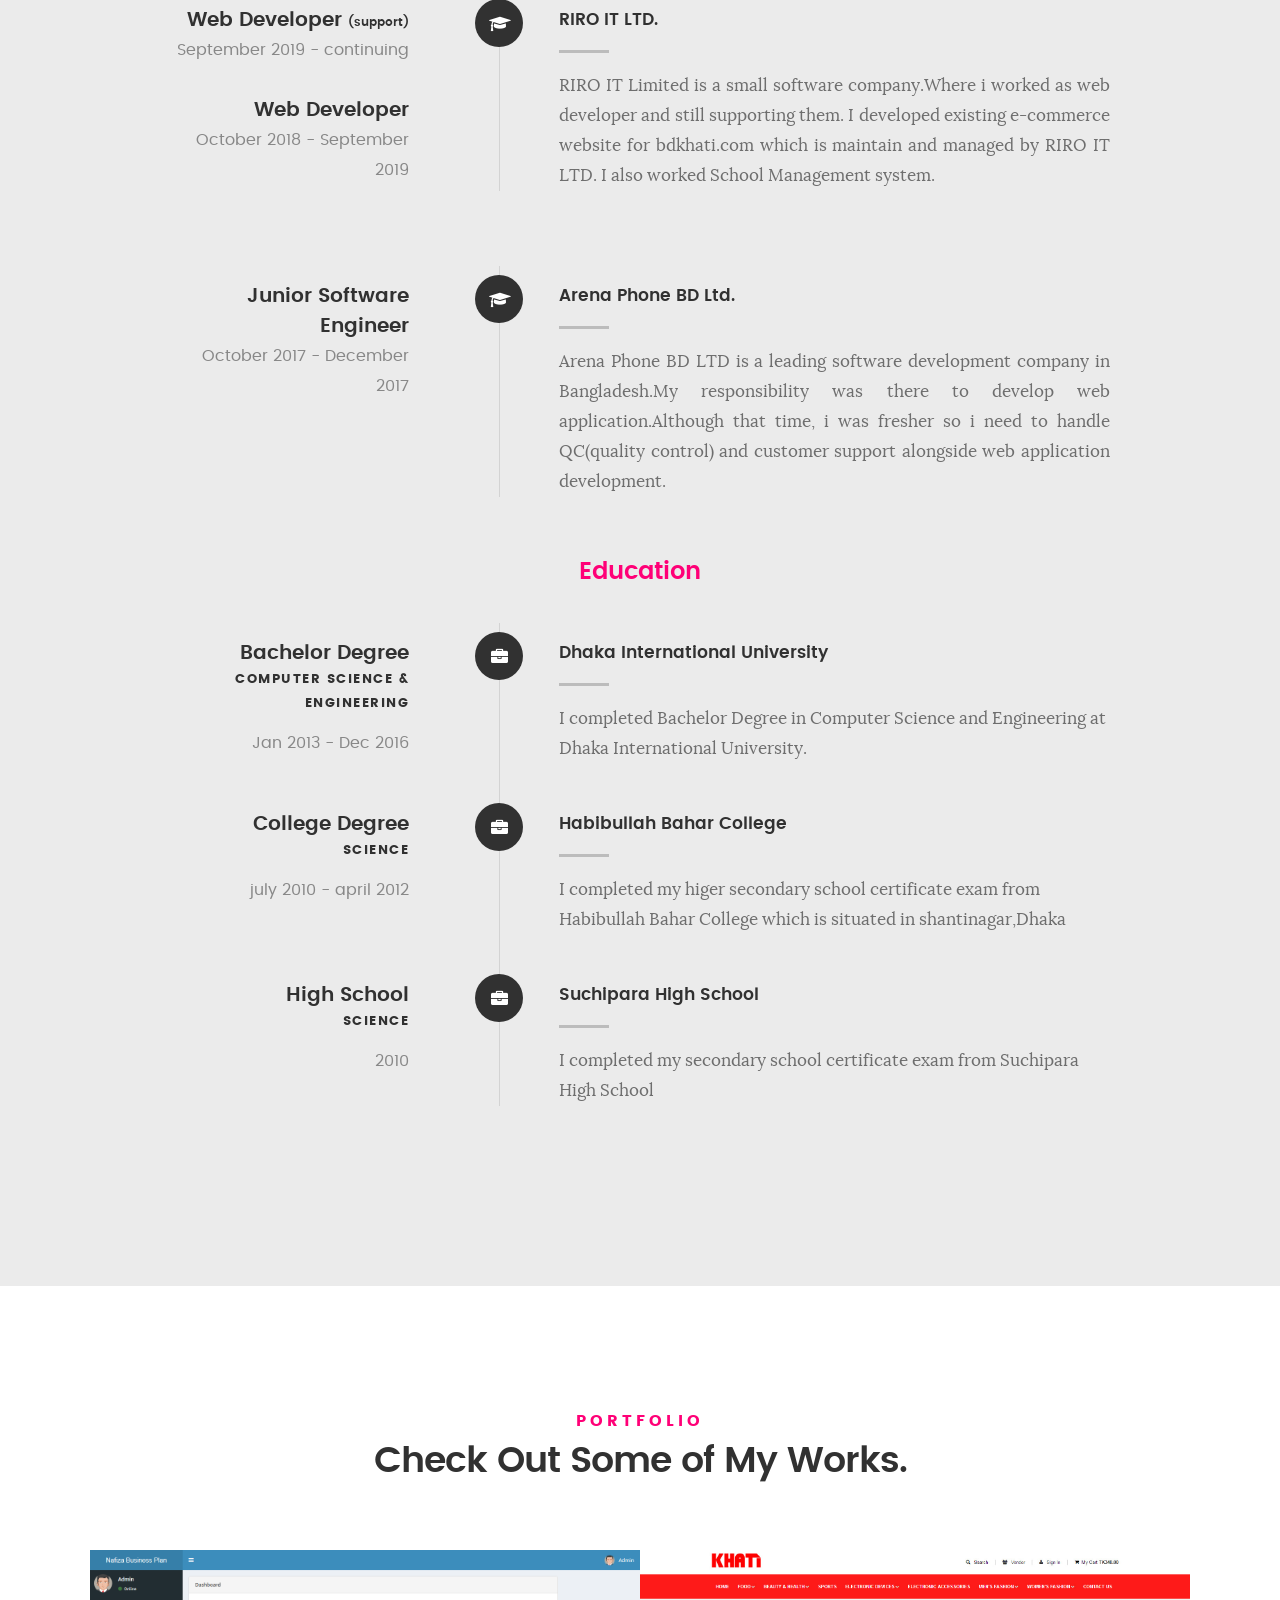
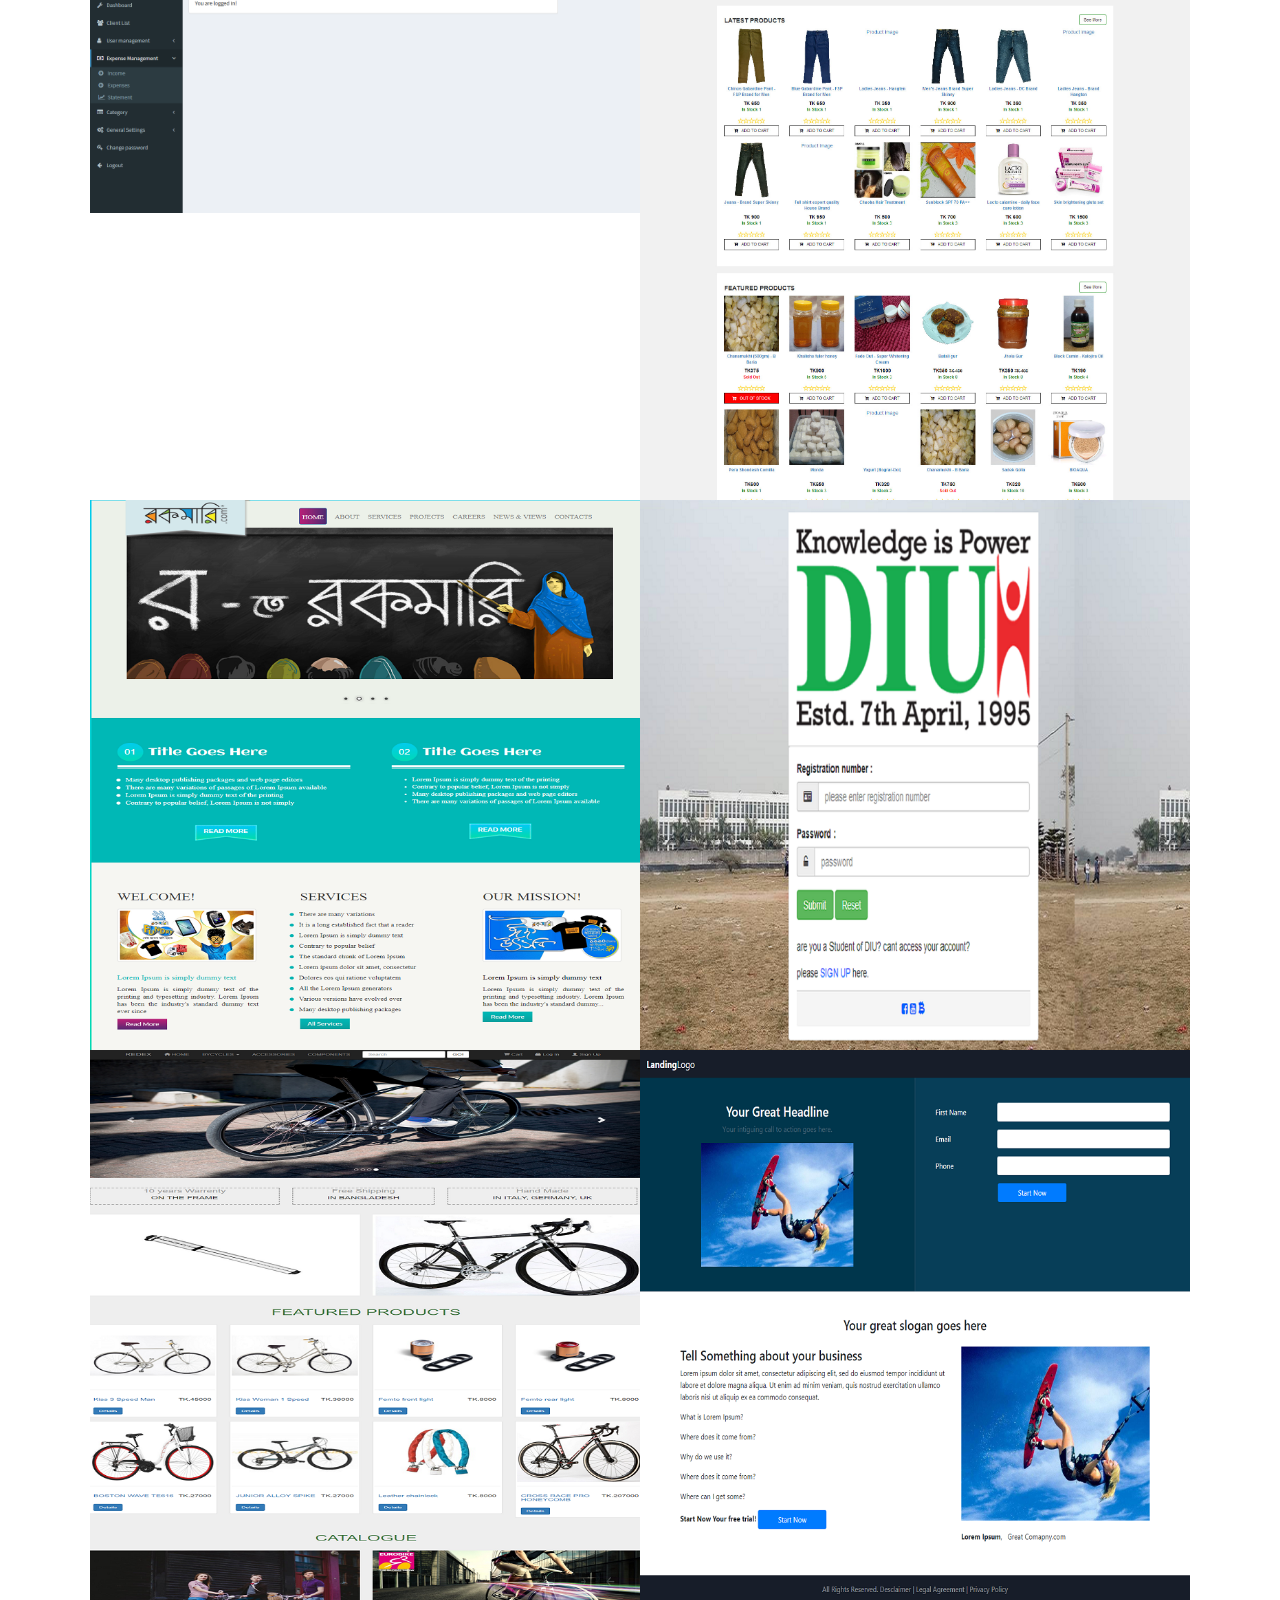
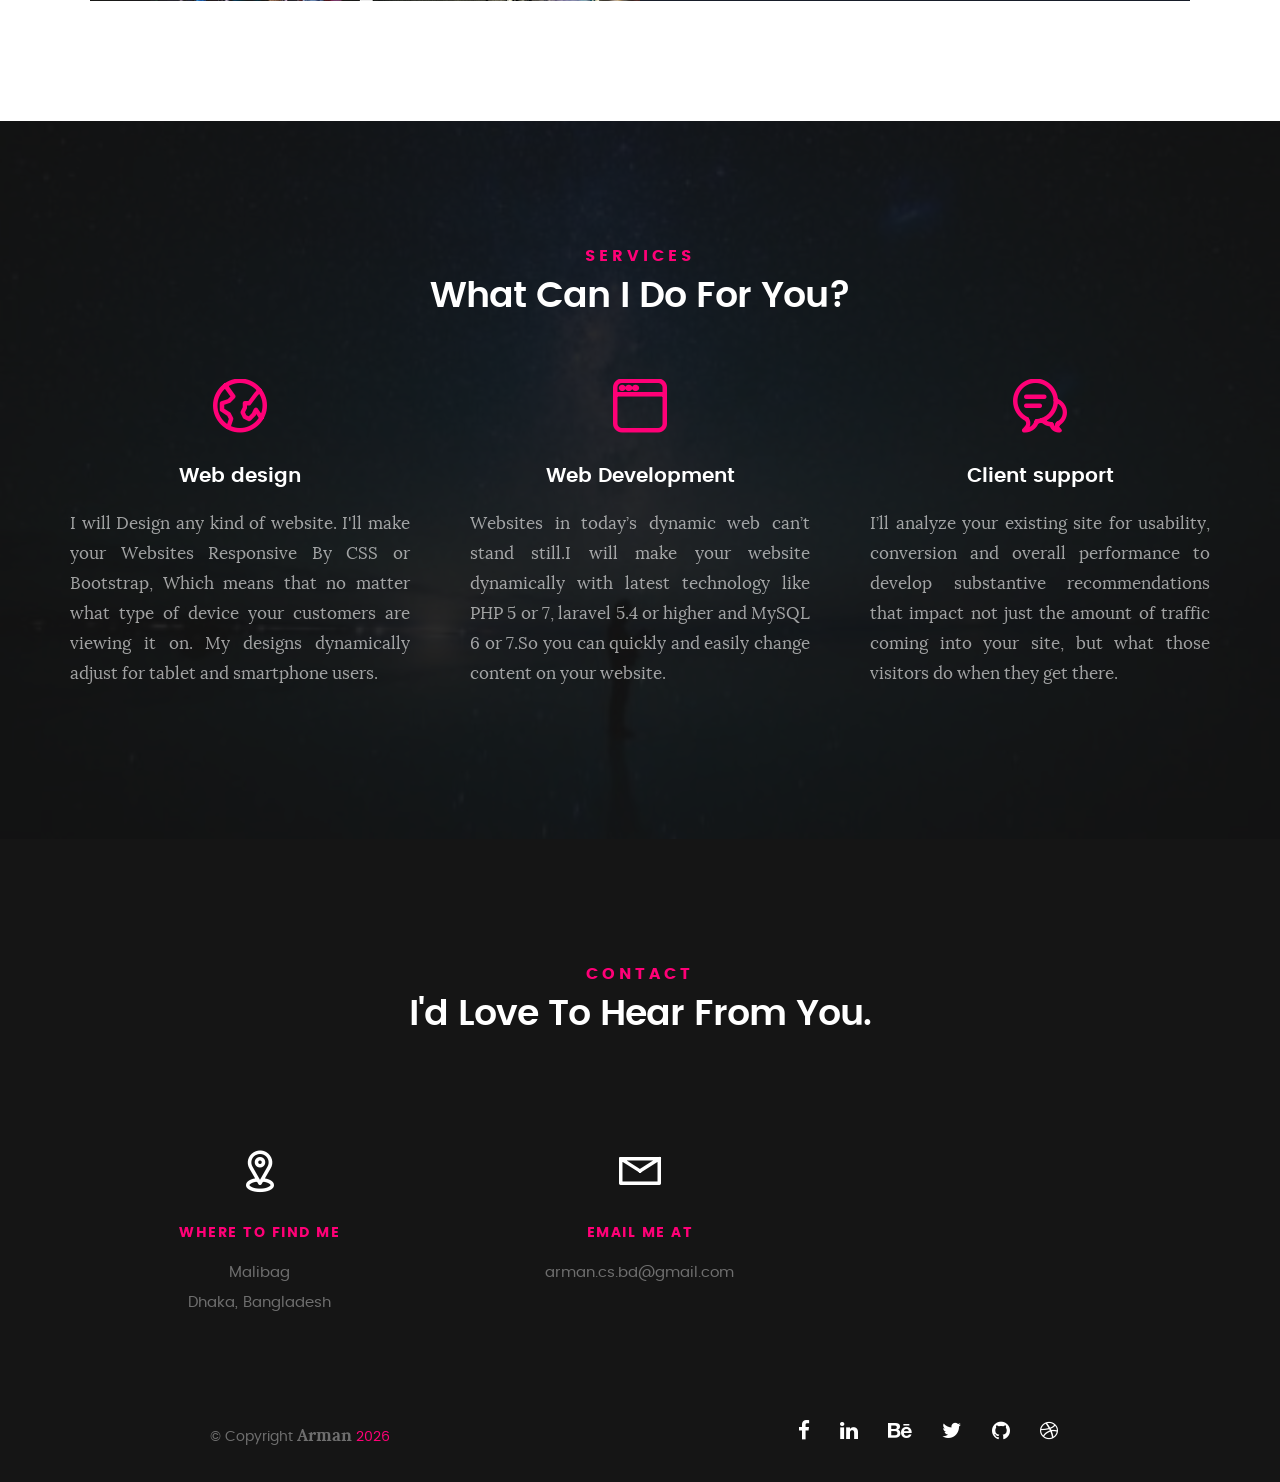
<file: index-old.html>
<!DOCTYPE html>
<!--[if IE 8 ]><html class="no-js oldie ie8" lang="en"> <![endif]-->
<!--[if IE 9 ]><html class="no-js oldie ie9" lang="en"> <![endif]-->
<!--[if (gte IE 9)|!(IE)]><!--><html class="no-js" lang="en"> <!--<![endif]-->
<head>

   <!--- basic page needs
   ================================================== -->
   <meta charset="utf-8">
	<title>Arman</title>
	<meta name="description" content="">  
	<meta name="author" content="">

   <!-- mobile specific metas
   ================================================== -->
	<meta name="viewport" content="width=device-width, initial-scale=1, maximum-scale=1">

 	<!-- CSS
   ================================================== -->
   <link rel="stylesheet" href="css/base.css">  
   <link rel="stylesheet" href="css/main.css">
   <link rel="stylesheet" href="css/vendor.css">     

   <!-- script
   ================================================== -->   
	<script src="js/modernizr.js"></script>
	<script src="js/pace.min.js"></script>

   <!-- favicons
	================================================== -->
	<!-- <link rel="icon" type="image/png" href="favicon.png"> -->

</head>

<body id="top">

	<!-- header 
   ================================================== -->
   <header>   	
   	<div class="row">

   		<div class="top-bar">
   			<a class="menu-toggle" href="#"><span>Menu</span></a>

	   		<div class="logo">
		         <a href="index.html">Arman</a>
		      </div>		      

		   	<nav id="main-nav-wrap">
					<ul class="main-navigation">
						<li class="current"><a class="smoothscroll"  href="#intro" title="">Home</a></li>
						<li><a class="smoothscroll"  href="#about" title="">About</a></li>
						<li><a class="smoothscroll"  href="#resume" title="">Resume</a></li>
						<li><a class="smoothscroll"  href="#portfolio" title="">Portfolio</a></li>
						<li><a class="smoothscroll"  href="#services" title="">Services</a></li>					
						<li><a class="smoothscroll"  href="#contact" title="">Contact</a></li>					
					</ul>
				</nav>    		
   		</div> <!-- /top-bar --> 
   		
   	</div> <!-- /row --> 		
   </header> <!-- /header -->

	<!-- intro section
   ================================================== -->
   <section id="intro">   

   	<!-- <div class="intro-overlay"></div>	 -->

   	<div class="intro-content">
   		<div class="row">

   			<div class="col-twelve">

	   			<h5>Hello, World.</h5>
	   			<h1>I'm Arman Hossain.</h1>

	   			<p class="intro-position">
	   				<!-- <span>Web Developer</span> -->
	   				<span>Web Developer</span> 
	   			</p>

	   			<a class="button stroke smoothscroll" href="#about" title="">More About Me</a>

	   		</div>  
   			
   		</div>   		 		
   	</div> <!-- /intro-content --> 

   	<ul class="intro-social">        
         <li><a href="https://www.facebook.com/raajucs" target="_blank"><i class="fa fa-facebook"></i></a></li>
         <li><a href="https://www.linkedin.com/in/rajucs/" target="_blank"><i class="fa fa-linkedin"></i></a></li>
         <li><a href="https://www.behance.net/rajucs" target="_blank"><i class="fa fa-behance"></i></a></li>
         <li><a href="https://twitter.com/raajucs" target="_blank"><i class="fa fa-twitter"></i></a></li>
         <li><a href="http://github.com/rajucs/" target="_blank"><i class="fa fa-github"></i></a></li>
         <!-- <li><a href="https://medium.com/@armancs" target="_blank"><i class="fa fa-medium"></i></a></li> -->
         <li><a href="#" target="_blank"><i class="fa fa-dribbble"></i></a></li>
      </ul> <!-- /intro-social -->      	

   </section> <!-- /intro -->


   <!-- about section
   ================================================== -->
   <section id="about">  

   	<div class="row section-intro">
   		<div class="col-twelve">

   			<h5>About</h5>
   			<h1>Let me introduce myself.</h1>

   			<div class="intro-info">

   				<div class="col-three">
   					<img src="images/profile-pic.JPG" alt="Profile Picture">
   				</div>

   				<div class="col-nine">
   					<p class="lead">Web Developer with technical expertise in developing advanced websites and standard-based web
applications. Adept in web design project, maintains existing websites and upgrades newly
acquired regularly with new applications as needed.</p>
   				</div>
   			</div>   			

   		</div>   		
   	</div> <!-- /section-intro -->

   	<div class="row about-content">

   		<div class="col-six tab-full">

   			<h3>Profile</h3>
   			<p></p>

   			<ul class="info-list">
   				<li>
   					<strong>Fullname:</strong>
   					<span>Arman Hossain</span>
   				</li>
   				<li>
   					<strong>Website:</strong>
   					<span><a href="https://linktr.ee/armancs">https://linktr.ee/armancs</a></span>
   				</li>
   				<li>
   					<strong>Email:</strong>
					<span><a href="mailto:arman.cs.bd@gmail.com">arman.cs.bd@gmail.com</a></span>
   				</li>

   			</ul> <!-- /info-list -->

   		</div>

   		<div class="col-six tab-full">

   			<h3>Skills</h3>
   			<p></p>

				<ul class="skill-bars">
				   <li>
				   	<div class="progress percent90"><span>90%</span></div>
				   	<strong>HTML5</strong>
				   </li>
				   <li>
				   	<div class="progress percent90"><span>90%</span></div>
				   	<strong>CSS3</strong>
				   </li>
				   <li>
				   	<div class="progress percent70"><span>40%</span></div>
				   	<strong>JavaScript</strong>
				   </li>
				   <li>
				   	<div class="progress percent70"><span>60%</span></div>
				   	<strong>PHP</strong>
				   </li>
				   <li>
				   	<div class="progress percent70"><span>60%</span></div>
				   	<strong>MySQL</strong>
				   </li>
				   <li>

				   	<div class="progress percent50"><span>40%</span></div>
				   	<strong>Laravel</strong>
				   </li>
				   <li>

				   	<div class="progress percent60"><span>60%</span></div>
				   	<strong>Wordpress</strong>
				   </li>
      
				</ul> <!-- /skill-bars -->		

   		</div>

   	</div>

   	<div class="row button-section">
   		<div class="col-twelve">
   			<a href="#contact" title="Hire Me" class="button stroke smoothscroll">Hire Me</a>
   			<a href="https://rajucs.github.io/cv/" title="View CV" class="button button-primary">View CV</a>
   		</div>   		
   	</div>

   </section> <!-- /process-->    


   <!-- resume Section
   ================================================== -->
	<section id="resume" class="grey-section">

		<div class="row section-intro">
   		<div class="col-twelve">

   			<h5>Resume</h5>
   			<h1>More of my credentials.</h1>

   		</div>   		
   	</div> <!-- /section-intro--> 

   	<div class="row resume-timeline">

   		<div class="col-twelve resume-header">

   			<h2>Work Experience</h2>

   		</div> <!-- /resume-header -->

   		<div class="col-twelve">

   			<div class="timeline-wrap">

	   			<div class="timeline-block">

	   				<div class="timeline-ico">
	   					<i class="fa fa-graduation-cap"></i>
	   				</div>

	   				<div class="timeline-header">
	   					<h3>Full Stack Developer</small></h3>
	   					<p>March 2020 - September 2022</p>
	   				</div>

	   				<div class="timeline-content">
	   					<h4>Encoder IT Limited</h4>
	   					<p style="text-align: justify;">
						  Developing new application using php wordpress.My speciality was Wordpress Plugin and theme development.
						</p>
	   				</div>

	   			</div> <!-- /timeline-block -->

   			</div> <!-- /timeline-wrap -->   			

   		</div> <!-- /col-twelve -->
   		<div class="col-twelve">

   			<div class="timeline-wrap">

	   			<div class="timeline-block">

	   				<div class="timeline-ico">
	   					<i class="fa fa-graduation-cap"></i>
	   				</div>

	   				<div class="timeline-header">
	   					<h3>Web Developer</small></h3>
	   					<p>October 2019 - March 2020</p>
	   				</div>

	   				<div class="timeline-content">
	   					<h4>AmarPriyo.com</h4>
	   					<p style="text-align: justify;">Adding New Features, Maintaining and supporting Amarpriyo E-commerce website. Developed Payroll management system with zkteco attendance device and developed income expense management system. Now developing Inventory Management system for Amarpriyo.com. </p>
	   				</div>

	   			</div> <!-- /timeline-block -->

   			</div> <!-- /timeline-wrap -->   			

   		</div> <!-- /col-twelve -->

		
   		<div class="col-twelve">

   			<div class="timeline-wrap">

	   			<div class="timeline-block">

	   				<div class="timeline-ico">
	   					<i class="fa fa-graduation-cap"></i>
	   				</div>

	   				<div class="timeline-header">
	   					<h3>Web Developer <small>(support)</small></h3>
	   					<p>September 2019 - continuing</p>
	   					<h3>Web Developer</h3>
	   					<p>October 2018 - September 2019</p>
	   				</div>

	   				<div class="timeline-content">
	   					<h4>RIRO IT LTD.</h4>
	   					<p style="text-align: justify;">RIRO IT Limited is a small software company.Where i worked as web developer and still supporting them. I developed existing e-commerce website for bdkhati.com which is maintain and managed by RIRO IT LTD. I also worked School Management system.</p>
	   				</div>

	   			</div> <!-- /timeline-block -->

   			</div> <!-- /timeline-wrap -->   			

   		</div> <!-- /col-twelve -->
   				
		<div class="col-twelve">

   			<div class="timeline-wrap">

	   			<div class="timeline-block">

	   				<div class="timeline-ico">
	   					<i class="fa fa-graduation-cap"></i>
	   				</div>

	   				<div class="timeline-header">
	   					<h3>Junior Software Engineer</h3>
	   					<p>October 2017 - December 2017</p>
	   				</div>

	   				<div class="timeline-content">
	   					<h4>Arena Phone BD Ltd.</h4>
	   					<p style="text-align: justify;">Arena Phone BD LTD is a leading software development company in Bangladesh.My responsibility was there to develop web application.Although that time, i was fresher so i need to handle QC(quality control) and customer support alongside web application development.</p>
	   				</div>

	   			</div> <!-- /timeline-block -->

   			</div> <!-- /timeline-wrap -->   			

   		</div> <!-- /col-twelve -->
   		
   	</div> <!-- /resume-timeline -->
   	
   	<div class="row resume-timeline">

   		<div class="col-twelve resume-header">

   			<h2>Education</h2>

   		</div> <!-- /resume-header -->

   		<div class="col-twelve">

   			<div class="timeline-wrap">

   				<div class="timeline-block">

	   				<div class="timeline-ico">
	   					<i class="fa fa-briefcase"></i>
	   				</div>

	   				<div class="timeline-header">
	   					<h3>Bachelor Degree</h3>
	   					<h6>Computer Science & Engineering</h6>
	   					<p>Jan 2013 - Dec 2016</p>
	   				</div>

	   				<div class="timeline-content">
	   					<h4>Dhaka International University</h4>

	   					<p>I completed Bachelor Degree in Computer Science and Engineering at Dhaka International University.</p>
	   				</div>

	   			</div> <!-- /timeline-block -->

	   			<div class="timeline-block">

	   				<div class="timeline-ico">
	   					<i class="fa fa-briefcase"></i>
	   				</div>

	   				<div class="timeline-header">
	   					<h3>College Degree</h3>
	   					<h6>Science</h6>
	   					<p>july 2010 - april 2012</p>
	   				</div>

	   				<div class="timeline-content">
	   					<h4>Habibullah Bahar College</h4>
	   					
	   					<p>I completed my higer secondary school certificate exam from Habibullah Bahar College which is situated in shantinagar,Dhaka</p>
	   				</div>

	   			</div> <!-- /timeline-block -->

	   			<div class="timeline-block">

	   				<div class="timeline-ico">
	   					<i class="fa fa-briefcase"></i>
	   				</div>

	   				<div class="timeline-header">
	   					<h3>High School</h3>
	   					<h6>Science</h6>
	   					<p>2010</p>
	   				</div>

	   				<div class="timeline-content">
	   					<h4>Suchipara High School</h4>
	   					
	   					<p>I completed my secondary school certificate exam from Suchipara High School</p>
	   				</div>

	   			</div> <!-- /timeline-block -->

   			</div> <!-- /timeline-wrap -->   			

   		</div> <!-- /col-twelve -->
   		
   	</div> <!-- /resume-timeline -->
		
	</section> <!-- /features -->


	<!-- Portfolio Section
   ================================================== -->
	<section id="portfolio">

		<div class="row section-intro">
   		<div class="col-twelve">

   			<h5>Portfolio</h5>
   			<h1>Check Out Some of My Works.</h1>

   			<p class="lead"></p>

   		</div>   		
   	</div> <!-- /section-intro--> 

   	<div class="row portfolio-content">

   		<div class="col-twelve">

   			<!-- portfolio-wrapper -->
	         <div id="folio-wrapper" class="block-1-2 block-mob-full stack">
	         	<div class="bgrid folio-item" style="height: 550px;">
	               <div class="item-wrap">
	               	<img src="images/portfolio/nzbp.png" alt="Beetle">
	                  <a href="#modal-06" class="overlay">                  	                 
	                     <div class="folio-item-table">
	                     	<div class="folio-item-cell">
	                     		<h3 class="folio-title">Nafiza Business Plan</h3>	     					    
		     					    	<span class="folio-types">
		     					       	  Income Expense Manager
		     					      </span>		     		
		     					   </div>  	                      	
	                     </div>                    
	                  </a>
	               </div>
        		</div> <!-- /folio-item -->  
			 <div class="bgrid folio-item" style="height: 550px;">
	               <div class="item-wrap">
	               	<img src="images/portfolio/khati-index.jpg" alt="Beetle">
	                  <a href="#modal-05" class="overlay">                  	                 
	                     <div class="folio-item-table">
	                     	<div class="folio-item-cell">
	                     		<h3 class="folio-title">Khati</h3>	     					    
		     					    	<span class="folio-types">
		     					       	  E-Commerce Website
		     					      </span>		     		
		     					   </div>  	                      	
	                     </div>                    
	                  </a>
	               </div>
        		</div> <!-- /folio-item -->  

	         	<div class="bgrid folio-item">
	               <div class="item-wrap">
	               	<img src="images/portfolio/rokomari.png" alt="Liberty">
	                  <a href="#modal-01" class="overlay">	                  	           
	                     <div class="folio-item-table">
	                     	<div class="folio-item-cell">
		     					       <h3 class="folio-title">Rokomari</h3>	     					    
		     					    	 <span class="folio-types">
		     					       	  Web Design
		     					       </span>
		     					   </div>	                      	
	                     </div>                    
	                  </a>
	               </div>	               
	        		</div> <!-- /folio-item -->

	        		<div class="bgrid folio-item">
	               <div class="item-wrap">
	               	<img src="images/portfolio/diu.png" alt="Shutterbug">
	               	<a href="#modal-02" class="overlay">              		                  
	                     <div class="folio-item-table">
	                     	<div class="folio-item-cell">
	                     		<h3 class="folio-title">Blackboard</h3>	     					    
		     					    	<span class="folio-types">
		     					       	  Web Development
		     					      </span>		     		
		     					   </div> 	                      	
	                     </div>                    
	                  </a>
	               </div>
	        		</div> <!-- /folio-item -->

	            <div class="bgrid folio-item">
	               <div class="item-wrap">
	               	<img src="images/portfolio/bikeshop.png"alt="Clouds">
	                  <a href="#modal-03" class="overlay">             		                  
	                     <div class="folio-item-table">
	                     	<div class="folio-item-cell">
	                     		<h3 class="folio-title">BikShop</h3>	     					    
		     					    	<span class="folio-types">
		     					       	  Web Design
		     					      </span>		     		
		     					   </div> 	                      	
	                     </div>                    
	                  </a>
	               </div>
	        		</div> <!-- /folio-item -->

	            <div class="bgrid folio-item">
	               <div class="item-wrap">
	               	<img src="images/portfolio/landingpage.png" alt="Beetle">
	                  <a href="#modal-04" class="overlay">                  	                 
	                     <div class="folio-item-table">
	                     	<div class="folio-item-cell">
	                     		<h3 class="folio-title">Landing Page</h3>	     					    
		     					    	<span class="folio-types">
		     					       	  Web Design
		     					      </span>		     		
		     					   </div>  	                      	
	                     </div>                    
	                  </a>
	               </div>
	        		</div> <!-- /folio-item -->     
  

	            <!-- modal popups - begin
	            ============================================================= -->
	            <div id="modal-01" class="popup-modal slider mfp-hide">	

				     	<div class="media">
				     		<img src="images/portfolio/modals/rokomari.png" alt="" />
				     	</div>      	

					   <div class="description-box">
					      <h4>Rokomari</h4>		      
					      <p>This is a demo website for rokomari.</p>

					      <div class="categories">Web Design</div>			               
					   </div>

			         <div class="link-box">
			            <a href="https://rajucs.github.io/rokomari/">Details</a>
					      <a href="#" class="popup-modal-dismiss">Close</a>
			         </div>		      

				   </div> <!-- /modal-01 -->

				   <div id="modal-02" class="popup-modal slider mfp-hide">	

				     	<div class="media">
				     		<img src="images/portfolio/modals/diu.png" alt="" />
				     	</div>      	

					   <div class="description-box">
					      <h4>Blackboard</h4>		      
					      <p>This is file sharing website. Form this platform teachers can share their class document and other resources to their student.</p>

					      <div class="categories">Web Development</div>			               
					   </div>

			         <div class="link-box">
			            <a href="http://www.behance.net">Details</a>
					      <a href="#" class="popup-modal-dismiss">Close</a>
			         </div>		      

				   </div> <!-- /modal-02 -->

				   <div id="modal-03" class="popup-modal slider mfp-hide">	

				     	<div class="media">
				     		<img src="images/portfolio/modals/bikeshop.png" alt="" />
				     	</div>      	

					   <div class="description-box">
					      <h4>Bikeshop</h4>		      
					      <p>This is simple e-commerce website for bikeshop</p>

					      <div class="categories">Web Design</div>			               
					   </div>

			         <div class="link-box">
			            <a href="">Details</a>
					      <a href="#" class="popup-modal-dismiss">Close</a>
			         </div>		      

				   </div> <!-- /modal-03 -->

				   <div id="modal-04" class="popup-modal slider mfp-hide">	

				     	<div class="media">
				     		<img src="images/portfolio/modals/landingpage.png" alt="" />
				     	</div>      	

					   <div class="description-box">
					      <h4>Bikeshop</h4>		      
						   <p>This is Landing page for my client in fiverr.com. I also design many website for my personal skill also for my client.</p>
					      <div class="categories">Web Design</div>			               
					   </div>

			         <div class="link-box">
			            <a href="https://rajucs.github.io/bikeshop">Details</a>
					      <a href="#" class="popup-modal-dismiss">Close</a>
			         </div>		      

				   </div> <!-- /modal-04 -->
			 
			 <div id="modal-05" class="popup-modal slider mfp-hide">	

				     	<div class="media">
				     		<img src="images/portfolio/modals/khati-category.png" alt="" />
				     	</div>      	

					   <div class="description-box">
					      <h4>Khati E-Commerce Website</h4>		      
					      <p>Khati website was developed with laravel. I also developed its some function and design like now front end design and some other functionality from admin.</p>

					      <div class="categories">E-Commerce Website</div>			               
					   </div>

			         <div class="link-box">
			            <a href="http://www.bdkhati.com/">Details</a>
					      <a href="#" class="popup-modal-dismiss">Close</a>
			         </div>		      

				   </div> <!-- /modal-05 -->

				   <div id="modal-06" class="popup-modal slider mfp-hide">	

				     	<div class="media">
				     		<img src="images/portfolio/modals/nzbphome.png" alt="" />
				     	</div>      	

					   <div class="description-box">
					      <h4>Nafiza Business Plan</h4>		      
					      <p>This is income expense manager web application for small and large business or offices.</p>

					      <div class="categories">Web Development</div>			               
					   </div>

			         <div class="link-box">
			            <a href="https://nafizabp.com">Details</a>
					      <a href="#" class="popup-modal-dismiss">Close</a>
			         </div>		      

				   </div> <!-- /modal-01 -->


				   <!-- modal popups - end
	            ============================================================= -->

	         </div> <!-- /portfolio-wrapper --> 

   		</div>  <!-- /twelve -->   

   	</div> <!-- /portfolio-content --> 
		
	</section> <!-- /portfolio -->	
	<!-- services Section
   ================================================== -->
	<section id="services">

		<div class="overlay"></div>

		<div class="row section-intro">
   		<div class="col-twelve">

   			<h5>Services</h5>
   			<h1>What Can I Do For You?</h1>

   			<p class="lead"></p>

   		</div>   		
   	</div> <!-- /section-intro -->

   	<div class="row services-content">

   		<div id="owl-slider" class="owl-carousel services-list">

	      	<div class="service">	

	      		<span class="icon"><i class="icon-earth"></i></span>            

	            <div class="service-content">	

	            	 <h3>Web design</h3>

		            <p class="desc">I will Design any kind of website. I'll make your Websites Responsive By CSS or Bootstrap, Which means that  no matter what type of device your customers are viewing it on. My designs dynamically adjust for tablet and smartphone users.
	         		</p>
	         		
	         	</div> 	         	 

				</div> <!-- /service -->

				<div class="service">	

					<span class="icon"><i class="icon-window"></i></span>                          

	            <div class="service-content">	

	            	<h3>Web Development</h3>  

		            <p class="desc">Websites in today’s dynamic web can’t stand still.I will make your website dynamically with latest technology like PHP 5 or 7, laravel 5.4 or higher and MySQL 6 or 7.So you can quickly and easily  change content on your website.
	         		</p>

	            </div>	                          

			   </div> <!-- /service -->

			   <div class="service">

			   	<span class="icon"><i class="icon-chat"></i></span>	   	           

	            <div class="service-content">

	            	 <h3>Client support</h3>

		            <p class="desc">I’ll analyze your existing site for usability, conversion and overall performance to develop substantive recommendations that impact not just the amount of traffic coming into your site, but what those visitors do when they get there.
	        			</p> 
	        			
	            </div>	               

			   </div> <!-- /service -->

	      </div> <!-- /services-list -->
   		
   	</div> <!-- /services-content -->
		
	</section> <!-- /services -->	
	
   <!-- contact
   ================================================== -->
	<section id="contact">

		<div class="row section-intro">
   		<div class="col-twelve">

   			<h5>Contact</h5>
   			<h1>I'd Love To Hear From You.</h1>

   			<p class="lead"></p>

   		</div> 
   	</div> <!-- /section-intro -->

   	<div class="row contact-form">

   		<div class="col-twelve">

            <!-- form -->
            <!-- <form name="contactForm" id="contactForm" method="post" action="">
      			<fieldset>

                  <div class="form-field">
 						   <input name="contactName" type="text" id="contactName" placeholder="Name" value="" minlength="2" required="">
                  </div>
                  <div class="form-field">
	      			   <input name="contactEmail" type="email" id="contactEmail" placeholder="Email" value="" required="">
	               </div>
                  <div class="form-field">
	     				   <input name="contactSubject" type="text" id="contactSubject" placeholder="Subject" value="">
	               </div>                       
                  <div class="form-field">
	                 	<textarea name="contactMessage" id="contactMessage" placeholder="message" rows="10" cols="50" required=""></textarea>
	               </div>                      
                 <div class="form-field">
                     <button class="submitform">Submit</button>
                     <div id="submit-loader">
                        <div class="text-loader">Sending...</div>                             
       				      <div class="s-loader">
								  	<div class="bounce1"></div>
								  	<div class="bounce2"></div>
								  	<div class="bounce3"></div>
								</div>
							</div>
                  </div>

      			</fieldset>
			  </form>  -->
			  <!-- Form End -->

            <!-- contact-warning -->
            <div id="message-warning">            	
            </div>            
            <!-- contact-success -->
      		<div id="message-success">
               <i class="fa fa-check"></i>Your message was sent, thank you!<br>
      		</div>

         </div> <!-- /col-twelve -->
   		
   	</div> <!-- /contact-form -->

   	<div class="row contact-info">

   		<div class="col-four tab-full">

   			<div class="icon">
   				<i class="icon-pin"></i>
   			</div>

   			<h5>Where to find me</h5>

   			<p>
            Malibag <br>
            Dhaka, Bangladesh
            </p>

   		</div>

   		<div class="col-four tab-full collapse">

   			<div class="icon">
   				<i class="icon-mail"></i>
   			</div>

   			<h5>Email Me At</h5>

   			<p>arman.cs.bd@gmail.com			     
			   </p>

		</div>
   		
   	</div> <!-- /contact-info -->
		
	</section> 
	<!-- /contact -->


   <!-- footer
   ================================================== -->

   <footer>
     	<div class="row">

     		<div class="col-six tab-full pull-right social">

     			<ul class="footer-social">        
			      <li><a href="https://www.facebook.com/raajucs" target="_blank"><i class="fa fa-facebook"></i></a></li>
		         <li><a href="https://www.linkedin.com/in/rajucs/" target="_blank"><i class="fa fa-linkedin"></i></a></li>
		         <li><a href="https://www.behance.net/rajucs" target="_blank"><i class="fa fa-behance"></i></a></li>
		         <li><a href="https://twitter.com/raajucs" target="_blank"><i class="fa fa-twitter"></i></a></li>
		         <li><a href="http://github.com/rajucs/" target="_blank"><i class="fa fa-github"></i></a></li>
		         <!-- <li><a href="https://medium.com/@armancs" target="_blank"><i class="fa fa-medium"></i></a></li> -->
		         <li><a href="#" target="_blank"><i class="fa fa-dribbble"></i></a></li>
			   </ul> 
	      		
	      </div>

      	<div class="col-six tab-full">
	      	<div class="copyright">
		        	<span>© Copyright <strong>Arman</strong> <span style="color: #FF0077" id="currentYear"></span></span> 
		        		         	
		         </div>		                  
	      	</div>

	      	<div id="go-top">
		         <a class="smoothscroll" title="Back to Top" href="#top"><i class="fa fa-long-arrow-up"></i></a>
		      </div>

      	</div> <!-- /row -->     	
   </footer>  

   <div id="preloader"> 
    	<div id="loader"></div>
   </div> 

   <!-- Java Script
   ================================================== --> 
   <script src="js/jquery-2.1.3.min.js"></script>
   <script src="js/plugins.js"></script>
   <script src="js/main.js"></script>

</body>

</html>
</file>
<file: css/base.css>
/**
 * =================================================================== 
 *
 *  Kards v1.0 Base Stylesheet
 *  url: styleshout.com
 *  03-01-2016
 *  ------------------------------------------------------------------
 *  TOC:
 *  01. reset
 *  02. basic/base setup styles
 *  03. grid
 *  04. MISC
 *
 * =================================================================== 
 */

/** 
 * ===================================================================
 * 01. reset - normalize.css v3.0.2 | MIT License | git.io/normalize
 *
 * ------------------------------------------------------------------- 
 */
html {
	font-family: sans-serif;
	-ms-text-size-adjust: 100%;
	-webkit-text-size-adjust: 100%;
}

body {
	margin: 0;
}

article,
aside,
details,
figcaption,
figure,
footer,
header,
hgroup,
main,
menu,
nav,
section,
summary {
	display: block;
}

audio,
canvas,
progress,
video {
	display: inline-block;
	vertical-align: baseline;
}

audio:not([controls]) {
	display: none;
	height: 0;
}

[hidden],
template {
	display: none;
}

a {
	background: transparent;
}

a:active,
a:hover {
	outline: 0;
}

abbr[title] {
	border-bottom: 1px dotted;
}

b,
strong {
	font-weight: bold;
}

dfn {
	font-style: italic;
}

h1 {
	font-size: 2em;
	margin: 0.67em 0;
}

mark {
	background: #ff0;
	color: #000;
}

small {
	font-size: 80%;
}

sub,
sup {
	font-size: 75%;
	line-height: 0;
	position: relative;
	vertical-align: baseline;
}

sup {
	top: -0.5em;
}

sub {
	bottom: -0.25em;
}

img {
	border: 0;
}

svg:not(:root) {
	overflow: hidden;
}

figure {
	margin: 1em 40px;
}

hr {
	-moz-box-sizing: content-box;
	box-sizing: content-box;
	height: 0;
}

pre {
	overflow: auto;
}

code,
kbd,
pre,
samp {
	font-family: monospace, monospace;
	font-size: 1em;
}

button,
input,
optgroup,
select,
textarea {
	color: inherit;
	font: inherit;
	margin: 0;
}

button {
	overflow: visible;
}

button,
select {
	text-transform: none;
}

button,
html input[type="button"],
input[type="reset"],
input[type="submit"] {
	-webkit-appearance: button;
	cursor: pointer;
}

button[disabled],
html input[disabled] {
	cursor: default;
}

button::-moz-focus-inner,
input::-moz-focus-inner {
	border: 0;
	padding: 0;
}

input {
	line-height: normal;
}

input[type="checkbox"],
input[type="radio"] {
	box-sizing: border-box;
	padding: 0;
}

input[type="number"]::-webkit-inner-spin-button,
input[type="number"]::-webkit-outer-spin-button {
	height: auto;
}

input[type="search"] {
	-webkit-appearance: textfield;
	-moz-box-sizing: content-box;
	-webkit-box-sizing: content-box;
	box-sizing: content-box;
}

input[type="search"]::-webkit-search-cancel-button,
input[type="search"]::-webkit-search-decoration {
	-webkit-appearance: none;
}

fieldset {
	border: 1px solid #c0c0c0;
	margin: 0 2px;
	padding: 0.35em 0.625em 0.75em;
}

legend {
	border: 0;
	padding: 0;
}

textarea {
	overflow: auto;
}

optgroup {
	font-weight: bold;
}

table {
	border-collapse: collapse;
	border-spacing: 0;
}

td,
th {
	padding: 0;
}

/** 
 * ===================================================================
 * 02. basic/base setup styles - (_basic.scss)
 *
 * ------------------------------------------------------------------- 
 */
html {
	font-size: 62.5%;
	box-sizing: border-box;
}

*,
*::before,
*::after {
	box-sizing: inherit;
}

body {
	font-weight: normal;
	line-height: 1;
	text-rendering: optimizeLegibility;
	word-wrap: break-word;
	-webkit-overflow-scrolling: touch;
	-webkit-text-size-adjust: none;
}

body,
input,
button {
	-moz-osx-font-smoothing: grayscale;
	-webkit-font-smoothing: antialiased;
}

/**
 * Media - (_basic.scss)
 * ------------------------------------------------------------------- 
 */
img,
video {
	max-width: 100%;
	height: auto;
}

/**
 * Typography resets - (_basic.scss)
 * ------------------------------------------------------------------- 
 */
div,
dl,
dt,
dd,
ul,
ol,
li,
h1,
h2,
h3,
h4,
h5,
h6,
pre,
form,
p,
blockquote,
th,
td {
	margin: 0;
	padding: 0;
}

h1,
h2,
h3,
h4,
h5,
h6 {
	-webkit-font-variant-ligatures: common-ligatures;
	-moz-font-variant-ligatures: common-ligatures;
	font-variant-ligatures: common-ligatures;
	text-rendering: optimizeLegibility;
}

em,
i {
	font-style: italic;
	line-height: inherit;
}

strong,
b {
	font-weight: bold;
	line-height: inherit;
}

small {
	font-size: 60%;
	line-height: inherit;
}

ol,
ul {
	list-style: none;
}

li {
	display: block;
}

/**
 * links - (_basic.scss)
 * ------------------------------------------------------------------- 
 */
a {
	text-decoration: none;
	line-height: inherit;
}

a img {
	border: none;
}

/**
 * inputs - (_basic.scss)
 * ------------------------------------------------------------------- 
 */
fieldset {
	margin: 0;
	padding: 0;
}

input[type="email"],
input[type="number"],
input[type="search"],
input[type="text"],
input[type="tel"],
input[type="url"],
input[type="password"],
textarea {
	-webkit-appearance: none;
	-moz-appearance: none;
	-ms-appearance: none;
	-o-appearance: none;
	appearance: none;
}

/** 
 * ===================================================================
 * 03. grid - (_grid.scss)
 *
 * ------------------------------------------------------------------- 
 */
.row {
	width: 94%;
	max-width: 1140px;
	margin: 0 auto;
}

.row:before,
.row:after {
	content: "";
	display: table;
}

.row:after {
	clear: both;
}

.row .row {
	width: auto;
	max-width: none;
	margin-left: -20px;
	margin-right: -20px;
}

[class*="col-"],
.bgrid {
	float: left;
}

[class*="col-"] + [class*="col-"].end {
	float: right;
}

[class*="col-"] {
	padding: 0 20px;
}

.col-one {
	width: 8.33333%;
}

.col-two,
.col-1-6 {
	width: 16.66667%;
}

.col-three,
.col-1-4 {
	width: 25%;
}

.col-four,
.col-1-3 {
	width: 33.33333%;
}

.col-five {
	width: 41.66667%;
}

.col-six,
.col-1-2 {
	width: 50%;
}

.col-seven {
	width: 58.33333%;
}

.col-eight,
.col-2-3 {
	width: 66.66667%;
}

.col-nine,
.col-3-4 {
	width: 75%;
}

.col-ten,
.col-5-6 {
	width: 83.33333%;
}

.col-eleven {
	width: 91.66667%;
}

.col-twelve,
.col-full {
	width: 100%;
}

/**
 * small screens - (_grid.scss)
 * --------------------------------------------------------------- 
 */
@media screen and (max-width:1024px) {
	.row .row {
		margin-left: -18px;
		margin-right: -18px;
	}

	[class*="col-"] {
		padding: 0 18px;
	}

}

/**
 * tablets - (_grid.scss)
 * --------------------------------------------------------------- 
 */
@media screen and (max-width:768px) {
	.row {
		width: auto;
		padding-left: 30px;
		padding-right: 30px;
	}

	.row .row {
		padding-left: 0;
		padding-right: 0;
		margin-left: -15px;
		margin-right: -15px;
	}

	[class*="col-"] {
		padding: 0 15px;
	}

	.tab-1-4 {
		width: 25%;
	}

	.tab-1-3 {
		width: 33.33333%;
	}

	.tab-1-2 {
		width: 50%;
	}

	.tab-2-3 {
		width: 66.66667%;
	}

	.tab-3-4 {
		width: 75%;
	}

	.tab-full {
		width: 100%;
	}

}

/**
 * large mobile devices - (_grid.scss)
 * --------------------------------------------------------------- 
 */
@media screen and (max-width:600px) {
	.row {
		padding-left: 25px;
		padding-right: 25px;
	}

	.row .row {
		margin-left: -10px;
		margin-right: -10px;
	}

	[class*="col-"] {
		padding: 0 10px;
	}

	.mob-1-4 {
		width: 25%;
	}

	.mob-1-2 {
		width: 50%;
	}

	.mob-3-4 {
		width: 75%;
	}

	.mob-full {
		width: 100%;
	}

}

/**
 * small mobile devices - (_grid.scss)
 * --------------------------------------------------------------- 
 */
@media screen and (max-width:400px) {
	.row .row {
		padding-left: 0;
		padding-right: 0;
		margin-left: 0;
		margin-right: 0;
	}

	[class*="col-"] {
		width: 100% !important;
		float: none !important;
		clear: both !important;
		margin-left: 0;
		margin-right: 0;
		padding: 0;
	}

	[class*="col-"] + [class*="col-"].end {
		float: none;
	}

}

/** 
 * ===================================================================
 * block grids - (_grid.scss)
 *
 * ------------------------------------------------------------------- 
 */
[class*="block-"]:before,
[class*="block-"]:after {
	content: "";
	display: table;
}

[class*="block-"]:after {
	clear: both;
}

.block-1-6 .bgrid {
	width: 16.66667%;
}

.block-1-4 .bgrid {
	width: 25%;
}

.block-1-3 .bgrid {
	width: 33.33333%;
}

.block-1-2 .bgrid {
	width: 50%;
}

/**
 * Clearing for block grid columns. Allow columns with 
 * different heights to align properly.
 */
.block-1-6 .bgrid:nth-child(6n+1),
.block-1-4 .bgrid:nth-child(4n+1),
.block-1-3 .bgrid:nth-child(3n+1),
.block-1-2 .bgrid:nth-child(2n+1) {
	clear: both;
}

/**
 * small screens - (_grid.scss)
 * --------------------------------------------------------------- 
 */
@media screen and (max-width:1024px) {
	.block-s-1-6 .bgrid {
		width: 16.66667%;
	}

	.block-s-1-4 .bgrid {
		width: 25%;
	}

	.block-s-1-3 .bgrid {
		width: 33.33333%;
	}

	.block-s-1-2 .bgrid {
		width: 50%;
	}

	.block-s-full .bgrid {
		width: 100%;
		clear: both;
	}

	[class*="block-s-"] .bgrid:nth-child(n) {
		clear: none;
	}

	.block-s-1-6 .bgrid:nth-child(6n+1),
	.block-s-1-4 .bgrid:nth-child(4n+1),
	.block-s-1-3 .bgrid:nth-child(3n+1),
	.block-s-1-2 .bgrid:nth-child(2n+1) {
		clear: both;
	}

}

/**
 * tablets - (_grid.scss)
 * --------------------------------------------------------------- 
 */
@media screen and (max-width:768px) {
	.block-tab-1-6 .bgrid {
		width: 16.66667%;
	}

	.block-tab-1-4 .bgrid {
		width: 25%;
	}

	.block-tab-1-3 .bgrid {
		width: 33.33333%;
	}

	.block-tab-1-2 .bgrid {
		width: 50%;
	}

	.block-tab-full .bgrid {
		width: 100%;
		clear: both;
	}

	[class*="block-tab-"] .bgrid:nth-child(n) {
		clear: none;
	}

	.block-tab-1-6 .bgrid:nth-child(6n+1),
	.block-tab-1-4 .bgrid:nth-child(4n+1),
	.block-tab-1-3 .bgrid:nth-child(3n+1),
	.block-tab-1-2 .bgrid:nth-child(2n+1) {
		clear: both;
	}

}

/**
 * large mobile devices - (_grid.scss)
 * --------------------------------------------------------------- 
 */
@media screen and (max-width:600px) {
	.block-mob-1-6 .bgrid {
		width: 16.66667%;
	}

	.block-mob-1-4 .bgrid {
		width: 25%;
	}

	.block-mob-1-3 .bgrid {
		width: 33.33333%;
	}

	.block-mob-1-2 .bgrid {
		width: 50%;
	}

	.block-mob-full .bgrid {
		width: 100%;
		clear: both;
	}

	[class*="block-mob-"] .bgrid:nth-child(n) {
		clear: none;
	}

	.block-mob-1-6 .bgrid:nth-child(6n+1),
	.block-mob-1-4 .bgrid:nth-child(4n+1),
	.block-mob-1-3 .bgrid:nth-child(3n+1),
	.block-mob-1-2 .bgrid:nth-child(2n+1) {
		clear: both;
	}

}

/**
 * stack on small mobile devices - (_grid.scss)
 * --------------------------------------------------------------- 
 */
@media screen and (max-width:400px) {
	.stack .bgrid {
		width: 100% !important;
		float: none !important;
		clear: both !important;
		margin-left: 0;
		margin-right: 0;
	}

}

/** 
 * ===================================================================
 * 04. MISC  - (_grid.scss)
 *
 * ------------------------------------------------------------------- 
 */

/**
 * Clearing - (http://nicolasgallagher.com/micro-clearfix-hack/
 */
.group:before,
.group:after {
	content: "";
	display: table;
}

.group:after {
	clear: both;
}

/**
 * Misc Helper Styles 
 */
.hide {
	display: none;
}

.invisible {
	visibility: hidden;
}

.antialiased {
	-webkit-font-smoothing: antialiased;
	-moz-osx-font-smoothing: grayscale;
}

.remove-bottom {
	margin-bottom: 0;
}

.half-bottom {
	margin-bottom: 1.5rem !important;
}

.add-bottom {
	margin-bottom: 3rem !important;
}

.no-border {
	border: none;
}

.full-width {
	width: 100%;
}

.text-center {
	text-align: center;
}

.text-left {
	text-align: left;
}

.text-right {
	text-align: right;
}

.pull-left {
	float: left;
}

.pull-right {
	float: right;
}

.align-center {
	margin-left: auto;
	margin-right: auto;
	text-align: center;
}

/*# sourceMappingURL=base.css.map */
</file>
<file: css/main.css>
/**
 * =================================================================== 
 *
 *  Kards v1.0 Main Stylesheet
 *  url: styleshout.com
 *  03-01-2016
 *  ------------------------------------------------------------------
 *  TOC:
 *  01. webfonts and iconfonts
 *  02. base style overrides
 *  03. typography & general theme styles
 *  04. preloader
 *  05. forms
 *  06. buttons 
 *  07. other components
 *  08. common styles
 *  09. header styles
 *  10. intro
 *  11. about
 *  12. resume
 *  13. portfolio
 *  14. call-to-action section
 *  15. services
 *  16. stats
 *  17. contact
 *  18. footer
 *
 * =================================================================== 
 */


/** 
 * ===================================================================
 * 01. webfonts and iconfonts - (_document-setup.scss)
 *
 * ------------------------------------------------------------------- 
 */
@import url("fonts.css");
@import url("font-awesome/css/font-awesome.min.css");
@import url("micons/micons.css");


/** 
 * ===================================================================
 * 02. base style overrides - (_document-setup.scss)
 *
 * ------------------------------------------------------------------- 
 */
html {
	font-size: 10px;
}

@media only screen and (max-width:1024px) {
	html {
		font-size: 9.411764705882353px;
	}
}
@media only screen and (max-width:768px) {
	html {
		font-size: 10px;
	}
}
@media only screen and (max-width:400px) {
	html {
		font-size: 9.411764705882353px;
	}
}

html, body {
	height: 100%;
}
body {
	background: #151515;
	font-family: "lora-regular", serif;
	font-size: 1.7rem;
	line-height: 3rem;
	color: #6e6e6e;
}

/**
 * links - (_document-setup.scss)
 * -------------------------------------------------------------------
 */
a, a:visited {
	color: #000000;
	-moz-transition: all 0.3s ease-in-out;
	-o-transition: all 0.3s ease-in-out;
	-webkit-transition: all 0.3s ease-in-out;
	-ms-transition: all 0.3s ease-in-out;
	transition: all 0.3s ease-in-out;
}
a:hover, a:focus, a:active {
	color: #FF0077;
	outline: 0;
}

/** 
 * ===================================================================
 * 03. typography & general theme styles - (_document-setup.scss)
 *
 * ------------------------------------------------------------------- 
 */
h1, h2, h3, h4, h5, h6, .h01, .h02, .h03, .h04, .h05, .h06 {
	font-family: "poppins-semibold", sans-serif;
	color: #313131;
	font-style: normal;
	text-rendering: optimizeLegibility;
	margin-bottom: 2.1rem;
}
h3, .h03, h4, .h04 {
	margin-bottom: 1.8rem;
}
h5, .h05, h6, .h06 {
	font-family: "poppins-bold";
	margin-bottom: 1.2rem;
}
h1, .h01 {
	font-size: 3.1rem;
	line-height: 1.355;
	letter-spacing: -.1rem;
}
@media only screen and (max-width:600px) {
	h1, .h01 {
		font-size: 2.6rem;
		letter-spacing: -.07rem;
	}
}
h2, .h02 {
	font-size: 2.4rem;
	line-height: 1.25;
}
h3, .h03 {
	font-size: 2rem;
	line-height: 1.5;
}
h4, .h04 {
	font-size: 1.7rem;
	line-height: 1.765;
}
h5, .h05 {
	font-size: 1.4rem;
	line-height: 1.714;
	text-transform: uppercase;
	letter-spacing: .15rem;
}
h6, .h06 {
	font-size: 1.3rem;
	line-height: 1.846;
	text-transform: uppercase;
	letter-spacing: .15rem;
}
p img {
	margin: 0;
}
p.lead {
	font-family: "lora-regular", serif;
	font-size: 2rem;
	line-height: 1.8;
	color: #888888;
}
@media only screen and (max-width:768px) {
	p.lead {
		font-size: 1.7rem;
	}
}
em, i, strong, b {
	font-size: 1.7rem;
	line-height: 3rem;
	font-style: normal;
	font-weight: normal;
}
em, i {
	font-family: "lora-italic", serif;
}
strong, b {
	font-family: "lora-bold", serif;
}
small {
	font-size: 1.2rem;
	line-height: inherit;
}
blockquote {
	margin: 3rem 0;
	padding-left: 4rem;
	position: relative;
}
blockquote:before {
	content: "\201C";
	font-size: 8rem;
	line-height: 0px;
	margin: 0;
	color: #313131;
	font-family: arial, sans-serif;
	position: absolute;
	top: 3rem;
	left: 0;
}
blockquote p {
	font-family: georgia, serif;
	font-style: italic;
	padding: 0;
	font-size: 1.9rem;
	line-height: 1.737;
}
blockquote cite {
	display: block;
	font-size: 1.3rem;
	font-style: normal;
	line-height: 1.616;
}
blockquote cite:before {
	content: "\2014 \0020";
}
blockquote cite a, blockquote cite a:visited {
	color: #888888;
	border: none;
}
abbr {
	font-family: "poppins-bold", serif;
	font-variant: small-caps;
	text-transform: lowercase;
	letter-spacing: .05rem;
	color: #888888;
}
var, kbd, samp, code, pre {
	font-family: Consolas, "Andale Mono", Courier, "Courier New", monospace;
}
pre {
	padding: 2.4rem 3rem 3rem;
	background: #F1F1F1;
}
code {
	font-size: 1.4rem;
	margin: 0 .2rem;
	padding: .3rem .6rem;
	white-space: nowrap;
	background: #F1F1F1;
	border: 1px solid #E1E1E1;
	border-radius: 3px;
}
pre > code {
	display: block;
	white-space: pre;
	line-height: 2;
	padding: 0;
	margin: 0;
}
pre.prettyprint > code {
	border: none;
}
del {
	text-decoration: line-through;
}
abbr[title], dfn[title] {
	border-bottom: 1px dotted;
	cursor: help;
}
mark {
	background: #FFF49B;
	color: #000;
}
hr {
	border: solid #d2d2d2;
	border-width: 1px 0 0;
	clear: both;
	margin: 2.4rem 0 1.5rem;
	height: 0;
}

/**
 * Lists - (_document-setup.scss)  
 * -------------------------------------------------------------------
 */
ol {
	list-style: decimal;
}
ul {
	list-style: disc;
}
li {
	display: list-item;
}
ol, ul {
	margin-left: 1.7rem;
}
ul li {
	padding-left: .4rem;
}
ul ul, ul ol, ol ol, ol ul {
	margin: .6rem 0 .6rem 1.7rem;
}
ul.disc li {
	display: list-item;
	list-style: none;
	padding: 0 0 0 .8rem;
	position: relative;
}
ul.disc li::before {
	content: "";
	display: inline-block;
	width: 8px;
	height: 8px;
	border-radius: 50%;
	background: #FF0077;
	position: absolute;
	left: -17px;
	top: 11px;
	vertical-align: middle;
}
dt {
	margin: 0;
	color: #FF0077;
}
dd {
	margin: 0 0 0 2rem;
}

/**
 * tables - (_document-setup.scss)  
 * -------------------------------------------------------------------
 */
table {
	border-width: 0;
	width: 100%;
	max-width: 100%;
	font-family: "lora-regular", sans-serif;
}
th, td {
	padding: 1.5rem 3rem;
	text-align: left;
	border-bottom: 1px solid #E8E8E8;
}
th {
	color: #313131;
	font-family: "poppins-bold", sans-serif;
}
td {
	line-height: 1.5;
}
th:first-child, td:first-child {
	padding-left: 0;
}
th:last-child, td:last-child {
	padding-right: 0;
}
.table-responsive {
	overflow-x: auto;
	-webkit-overflow-scrolling: touch;
}

/**
 * Spacing - (_document-setup.scss)  
 * -------------------------------------------------------------------
 */
button, .button {
	margin-bottom: 1.2;
}
fieldset {
	margin-bottom: 1.5rem;
}
input,
textarea,
select,
pre,
blockquote,
figure,
table,
p,
ul,
ol,
dl,
form,
.fluid-video-wrapper,
.ss-custom-select {
	margin-bottom: 3rem;
}

/**
 * floated image - (_document-setup.scss)  
 * -------------------------------------------------------------------
 */
img.pull-right {
	margin: .9rem 0 0 2.4rem;
}
img.pull-left {
	margin: .9rem 2.4rem 0 0;
}

/**
 * block grid paddings - (_document-setup.scss) 
 * -------------------------------------------------------------------
 */
.bgrid {
	padding: 0 20px;
}
@media only screen and (max-width:1024px) {
	.bgrid {
		padding: 0 18px;
	}
}
@media only screen and (max-width:768px) {
	.bgrid {
		padding: 0 15px;
	}
}
@media only screen and (max-width:600px) {
	.bgrid {
		padding: 0 10px;
	}
}
@media only screen and (max-width:400px) {
	.bgrid {
		padding: 0;
	}
}

/**
 * pace.js styles - minimal  - (_document-setup.scss)
 * -------------------------------------------------------------------
 */
.pace {
	-webkit-pointer-events: none;
	pointer-events: none;
	-webkit-user-select: none;
	-moz-user-select: none;
	user-select: none;
}
.pace-inactive {
	display: none;
}
.pace .pace-progress {
	background: #FF0077;
	position: fixed;
	z-index: 900;
	top: 0;
	right: 100%;
	width: 100%;
	height: 6px;
}

/** 
 * ===================================================================
 * 04. preloader - (_preloader-1.scss)
 *
 * ------------------------------------------------------------------- 
 */
#preloader {
	position: fixed;
	top: 0;
	left: 0;
	right: 0;
	bottom: 0;
	background: navy;
	z-index: 800;
	height: 100%;
	width: 100%;
}
.no-js #preloader, .oldie #preloader {
	display: none;
}
#loader {
	position: absolute;
	left: 50%;
	top: 50%;
	width: 60px;
	height: 60px;
	margin: -30px 0 0 -30px;
	padding: 0;
}
#loader:before {
	content: "";
	border-top: 11px solid rgba(255, 255, 255, 0.1);
	border-right: 11px solid rgba(255, 255, 255, 0.1);
	border-bottom: 11px solid rgba(255, 255, 255, 0.1);
	border-left: 11px solid #FF0077;
	-webkit-animation: load 1.1s infinite linear;
	animation: load 1.1s infinite linear;
	display: block;
	border-radius: 50%;
	width: 60px;
	height: 60px;
}
@-webkit-keyframes load {
	0% {
		-webkit-transform: rotate(0deg);
		transform: rotate(0deg);
	}
	100% {
		-webkit-transform: rotate(360deg);
		transform: rotate(360deg);
	}
}
@keyframes load {
	0% {
		-webkit-transform: rotate(0deg);
		transform: rotate(0deg);
	}
	100% {
		-webkit-transform: rotate(360deg);
		transform: rotate(360deg);
	}
}

/** 
 * ===================================================================
 * 05. forms - (_forms.scss)
 *
 * ------------------------------------------------------------------- 
 */
fieldset {
	border: none;
}
input[type="email"],
input[type="number"],
input[type="search"],
input[type="text"],
input[type="tel"],
input[type="url"],
input[type="password"],
textarea,
select {
	display: block;
	height: 6rem;
	padding: 1.5rem 0;
	border: 0;
	outline: none;
	vertical-align: middle;
	color: #313131;
	font-family: "poppins-regular", sans-serif;
	font-size: 1.5rem;
	line-height: 3rem;
	max-width: 100%;
	background: transparent;
	border-bottom: 1px solid rgba(0, 0, 0, 0.3);
	-moz-transition: all 0.3s ease-in-out;
	-o-transition: all 0.3s ease-in-out;
	-webkit-transition: all 0.3s ease-in-out;
	-ms-transition: all 0.3s ease-in-out;
	transition: all 0.3s ease-in-out;
}
.ss-custom-select {
	position: relative;
	padding: 0;
}
.ss-custom-select select {
	-webkit-appearance: none;
	-moz-appearance: none;
	-ms-appearance: none;
	-o-appearance: none;
	appearance: none;
	text-indent: 0.01px;
	text-overflow: '';
	margin: 0;
	line-height: 3rem;
	vertical-align: middle;
}
.ss-custom-select select option {
	padding-left: 2rem;
	padding-right: 2rem;
}
.ss-custom-select select::-ms-expand {
	display: none;
}
.ss-custom-select::after {
	content: '\f0d7';
	font-family: 'FontAwesome';
	position: absolute;
	top: 50%;
	right: 1.5rem;
	margin-top: -10px;
	bottom: auto;
	width: 20px;
	height: 20px;
	line-height: 20px;
	font-size: 18px;
	text-align: center;
	pointer-events: none;
	color: #252525;
}

/* IE9 and below */
.oldie .ss-custom-select::after {
	display: none;
}
textarea {
	min-height: 25rem;
}
input[type="email"]:focus,
input[type="number"]:focus,
input[type="search"]:focus,
input[type="text"]:focus,
input[type="tel"]:focus,
input[type="url"]:focus,
input[type="password"]:focus,
textarea:focus,
select:focus {
	color: #cc005f;
	border-bottom: 1px solid #FF0077;
}
label, legend {
	font-family: "poppins-bold", sans-serif;
	font-size: 1.4rem;
	margin-bottom: .6rem;
	color: #3b3b3b;
	display: block;
}
input[type="checkbox"], input[type="radio"] {
	display: inline;
}
label > .label-text {
	display: inline-block;
	margin-left: 1rem;
	font-family: "poppins-regular", sans-serif;
	line-height: inherit;
}
label > input[type="checkbox"], label > input[type="radio"] {
	margin: 0;
	position: relative;
	top: .15rem;
}

/**
 * Style Placeholder Text  
 * -
 */
::-webkit-input-placeholder {
	color: #a1a1a1;
}
:-moz-placeholder {
	color: #a1a1a1;  /* Firefox 18- */
}
::-moz-placeholder {
	color: #a1a1a1;  /* Firefox 19+ */
}
:-ms-input-placeholder {
	color: #a1a1a1;
}
.placeholder {
	color: #a1a1a1 !important;
}

/** 
 * ===================================================================
 * 06. buttons - (_button-essentials.scss)
 *
 * ------------------------------------------------------------------- 
 */
.button,
a.button,
button,
input[type="submit"],
input[type="reset"],
input[type="button"] {
	display: inline-block;
	font-family: "poppins-bold", sans-serif;
	font-size: 1.4rem;
	text-transform: uppercase;
	letter-spacing: .3rem;
	height: 5.4rem;
	line-height: 5.4rem;
	padding: 0 3rem;
	margin: 0 .3rem 1.2rem 0;
	background: #d8d8d8;
	color: #313131;
	text-decoration: none;
	cursor: pointer;
	text-align: center;
	white-space: nowrap;
	border: none;
	-moz-transition: all 0.3s ease-in-out;
	-o-transition: all 0.3s ease-in-out;
	-webkit-transition: all 0.3s ease-in-out;
	-ms-transition: all 0.3s ease-in-out;
	transition: all 0.3s ease-in-out;
}
.button:hover,
a.button:hover,
button:hover,
input[type="submit"]:hover,
input[type="reset"]:hover,
input[type="button"]:hover,
.button:focus,
button:focus,
input[type="submit"]:focus,
input[type="reset"]:focus,
input[type="button"]:focus {
	background: #bebebe;
	color: #000000;
	outline: 0;
}
.button.button-primary,
a.button.button-primary,
button.button-primary,
input[type="submit"].button-primary,
input[type="reset"].button-primary,
input[type="button"].button-primary {
	background: #313131;
	color: #FFFFFF;
}
.button.button-primary:hover,
a.button.button-primary:hover,
button.button-primary:hover,
input[type="submit"].button-primary:hover,
input[type="reset"].button-primary:hover,
input[type="button"].button-primary:hover,
.button.button-primary:focus,
button.button-primary:focus,
input[type="submit"].button-primary:focus,
input[type="reset"].button-primary:focus,
input[type="button"].button-primary:focus {
	background: #1f1f1f;
}
button.full-width, .button.full-width {
	width: 100%;
	margin-right: 0;
}
button.medium, .button.medium {
	height: 5.7rem !important;
	line-height: 5.7rem !important;
	padding: 0 1.8rem !important;
}
button.large, .button.large {
	height: 6rem !important;
	line-height: 6rem !important;
	padding: 0rem 3rem !important;
}
button.stroke, .button.stroke {
	background: transparent !important;
	border: 3px solid #313131;
	line-height: 4.8rem;
}
button.stroke.medium, .button.stroke.medium {
	line-height: 5.1rem !important;
}
button.stroke.large, .button.stroke.large {
	line-height: 5.4rem !important;
}
button.stroke:hover, .button.stroke:hover {
	border: 3px solid #FF0077;
	color: #FF0077;
}
button::-moz-focus-inner, input::-moz-focus-inner {
	border: 0;
	padding: 0;
}


/** 
 * ===================================================================
 * 07. other components - (_others.scss)
 *
 * ------------------------------------------------------------------- 
 */

/**
 * alert box - (_alert-box.scss)
 * -------------------------------------------------------------------
 */
.alert-box {
	padding: 2.1rem 4rem 2.1rem 3rem;
	position: relative;
	margin-bottom: 3rem;
	border-radius: 3px;
	font-family: "poppins-regular", sans-serif;
	font-size: 1.5rem;
}
.alert-box .close {
	position: absolute;
	right: 1.8rem;
	top: 1.8rem;
	cursor: pointer;
}
.ss-error {
	background-color: #ffd1d2;
	color: #e65153;
}
.ss-success {
	background-color: #c8e675;
	color: #758c36;
}
.ss-info {
	background-color: #d7ecfb;
	color: #4a95cc;
}
.ss-notice {
	background-color: #fff099;
	color: #bba31b;
}

/**
 * additional typo styles - (_additional-typo.scss)
 * -------------------------------------------------------------------
 */

/**
 * drop cap 
 */
.drop-cap:first-letter {
	float: left;
	margin: 0;
	padding: 1.5rem .6rem 0 0;
	font-size: 8.4rem;
	font-family: "poppins-bold", sans-serif;
	line-height: 6rem;
	text-indent: 0;
	background: transparent;
	color: #313131;
}

/**
 * line definition style
 */
.lining dt, .lining dd {
	display: inline;
	margin: 0;
}
.lining dt + dt:before, .lining dd + dt:before {
	content: "\A";
	white-space: pre;
}
.lining dd + dd:before {
	content: ", ";
}
.lining dd + dd:before {
	content: ", ";
}
.lining dd:before {
	content: ": ";
	margin-left: -0.2em;
}

/**
 * dictionary definition style
 */
.dictionary-style dt {
	display: inline;
	counter-reset: definitions;
}
.dictionary-style dt + dt:before {
	content: ", ";
	margin-left: -0.2em;
}
.dictionary-style dd {
	display: block;
	counter-increment: definitions;
}
.dictionary-style dd:before {
	content: counter(definitions, decimal) ". ";
}

/** 
 * Pull Quotes
 * -----------
 * markup:
 *
 * <aside class="pull-quote">
 *		<blockquote>
 *			<p></p>
 *		</blockquote>
 *	</aside>
 *
 * --------------------------------------------------------------------- 
 */
.pull-quote {
	position: relative;
	padding: 2.1rem 3rem 2.1rem 0px;
}
.pull-quote:before, .pull-quote:after {
	height: 1em;
	position: absolute;
	font-size: 8rem;
	font-family: Arial, Sans-Serif;
	color: #333;
}
.pull-quote:before {
	content: "\201C";
	top: 33px;
	left: 0;
}
.pull-quote:after {
	content: '\201D';
	bottom: -33px;
	right: 0;
}
.pull-quote blockquote {
	margin: 0;
}
.pull-quote blockquote:before {
	content: none;
}

/** 
 * Stats Tab
 * ---------
 * markup:
 *
 * <ul class="stats-tabs">
 *		<li><a href="#">[value]<em>[name]</em></a></li>
 *	</ul>
 *
 * Extend this object into your markup.
 *
 * ---------------------------------------------------------------------
 */
.stats-tabs {
	padding: 0;
	margin: 3rem 0;
}
.stats-tabs li {
	display: inline-block;
	margin: 0 1.5rem 3rem 0;
	padding: 0 1.5rem 0 0;
	border-right: 1px solid #ccc;
}
.stats-tabs li:last-child {
	margin: 0;
	padding: 0;
	border: none;
}
.stats-tabs li a {
	display: inline-block;
	font-size: 2.5rem;
	font-family: "poppins-bold", sans-serif;
	border: none;
	color: #252525;
}
.stats-tabs li a:hover {
	color: #FF0077;
}
.stats-tabs li a em {
	display: block;
	margin: .6rem 0 0 0;
	font-size: 1.4rem;
	font-family: "poppins-regular", sans-serif;
	color: #888888;
}

/**
 * skillbars - (_skillbars.scss)
 * -------------------------------------------------------------------
 */
.skill-bars {
	list-style: none;
	margin: 6rem 0 3rem;
}
.skill-bars li {
	height: .6rem;
	background: #a1a1a1;
	width: 100%;
	margin-bottom: 6rem;
	padding: 0;
	position: relative;
}
.skill-bars li strong {
	position: absolute;
	left: 0;
	top: -3rem;
	font-family: "poppins-bold", sans-serif;
	color: #313131;
	text-transform: uppercase;
	letter-spacing: .2rem;
	font-size: 1.5rem;
	line-height: 2.4rem;
}
.skill-bars li .progress {
	background: #313131;
	position: relative;
	height: 100%;
}
.skill-bars li .progress span {
	position: absolute;
	right: 0;
	top: -3.6rem;
	display: block;
	font-family: "poppins-regular", sans-serif;
	color: white;
	font-size: 1.1rem;
	line-height: 1;
	background: #313131;
	padding: .6rem .6rem;
	border-radius: 3px;
}
.skill-bars li .progress span::after {
	position: absolute;
	left: 50%;
	bottom: -5px;
	margin-left: -5px;
	border-right: 5px solid transparent;
	border-left: 5px solid transparent;
	border-top: 5px solid #313131;
	content: "";
}

.skill-bars li .percent5   { width: 5%; }
.skill-bars li .percent10  { width: 10%; }
.skill-bars li .percent15  { width: 15%; }
.skill-bars li .percent20  { width: 20%; }
.skill-bars li .percent25  { width: 25%; }
.skill-bars li .percent30  { width: 30%; }
.skill-bars li .percent35  { width: 35%; }
.skill-bars li .percent40  { width: 40%; }
.skill-bars li .percent45  { width: 45%; }
.skill-bars li .percent50  { width: 50%; }
.skill-bars li .percent55  { width: 55%; }
.skill-bars li .percent60  { width: 60%; }
.skill-bars li .percent65  { width: 65%; }
.skill-bars li .percent70  { width: 70%; }
.skill-bars li .percent75  { width: 75%; }
.skill-bars li .percent80  { width: 80%; }
.skill-bars li .percent85  { width: 85%; }
.skill-bars li .percent90  { width: 90%; }
.skill-bars li .percent95  { width: 95%; }
.skill-bars li .percent100 { width: 100%; }


/** 
 * ===================================================================
 * 08. common styles (_layout.scss)
 *
 * ------------------------------------------------------------------- 
 */
.grey-section {
	background: #ebebeb;
}
.grey-section p.lead {
	color: #7d7d7d;
}
.section-intro {
	width: 100%;
	margin-left: auto;
	margin-right: auto;
	text-align: center;
	margin-bottom: 3.6rem;
	position: relative;
}
.section-intro h1 {
	font-family: "poppins-semibold", serif;
	font-size: 3.6rem;
	color: #313131;
	line-height: 1.25;
	margin-bottom: 1.2rem;
}
.section-intro h5 {
	color: #FF0077;
	font-size: 1.6rem;
	line-height: 1.875;
	margin-bottom: 0.3rem;
	letter-spacing: .4rem;
}

/**
 * responsive:
 * common styles
 * ------------------------------------------------------------------- 
 */
@media only screen and (max-width:768px) {
	.section-intro {
		max-width: 650px;
	}
	.section-intro h1 {
		font-size: 3rem;
	}
}
@media only screen and (max-width:600px) {
	.section-intro h1 {
		font-size: 2.6rem;
	}
	.section-intro h5 {
		font-size: 1.5rem;
		letter-spacing: .3rem;
	}
}
@media only screen and (max-width:400px) {
	.section-intro h1 {
		font-size: 2.4rem;
	}
}


/** 
 * ===================================================================
 * 09. header styles - (_layout.scss)
 *
 * ------------------------------------------------------------------- 
 */
header {
	position: fixed;
	width: 100%;
	min-height: 66px;
	z-index: 600;
}
header .row {
	position: relative;
	min-height: 66px;
}
header .top-bar {
	display: block;
	background: navy;
	min-width: 220px;
	min-height: 66px;
	position: absolute;
	left: 90px;
	top: 0;
}
header .logo {
	float: left;
	margin-left: 20px;
	margin-right: 50px;
	margin-top: 25px;
	position: relative;
}
header .logo a {
	display: block;
	margin: 0;
	padding: 0;
	border: none;
	font: 0/0 a;
	text-shadow: none;
	color: transparent;
	width: 92px;
	height: 15px;
	/*background: url("../images/logo.png") no-repeat center;*/
	background-size: 92px 15px;
}

/**
 * menu toggle - (_layout.css)
 * ------------------------------------------------------------------- 
 */
.menu-toggle {
	float: left;
	width: 40px;
	height: 40px;
	margin-left: 20px;
	margin-top: 13px;
	display: block;
	position: relative;
}
.menu-toggle span {
	display: block;
	background-color: #cc005f;
	width: 24px;
	height: 3px;
	margin-top: -1.5px;
	font: 0/0 a;
	text-shadow: none;
	color: transparent;
	position: absolute;
	right: 8px;
	top: 50%;
	bottom: auto;
	left: auto;
	-moz-transition: background 0.2s ease-in-out;
	-o-transition: background 0.2s ease-in-out;
	-webkit-transition: background 0.2s ease-in-out;
	-ms-transition: background 0.2s ease-in-out;
	transition: background 0.2s ease-in-out;
}
.menu-toggle span::before, .menu-toggle span::after {
	content: '';
	width: 100%;
	height: 100%;
	background-color: inherit;
	position: absolute;
	left: 0;
	-moz-transition-duration: 0.2s, 0.2s;
	-o-transition-duration: 0.2s, 0.2s;
	-webkit-transition-duration: 0.2s, 0.2s;
	-ms-transition-duration: 0.2s, 0.2s;
	transition-duration: 0.2s, 0.2s;
	-moz-transition-delay: 0.2s, 0s;
	-o-transition-delay: 0.2s, 0s;
	-webkit-transition-delay: 0.2s, 0s;
	-ms-transition-delay: 0.2s, 0s;
	transition-delay: 0.2s, 0s;
}
.menu-toggle span::before {
	top: -8px;
	-moz-transition-property: top, transform;
	-o-transition-property: top, transform;
	-webkit-transition-property: top, transform;
	-ms-transition-property: top, transform;
	transition-property: top, transform;
}
.menu-toggle span::after {
	bottom: -8px;
	-moz-transition-property: bottom, transform;
	-o-transition-property: bottom, transform;
	-webkit-transition-property: bottom, transform;
	-ms-transition-property: bottom, transform;
	transition-property: bottom, transform;
}

/* is clicked */
.menu-toggle.is-clicked span {
	background-color: rgba(255, 0, 119, 0);
}
.menu-toggle.is-clicked span::before, .menu-toggle.is-clicked span::after {
	background-color: #ff0077;
	-moz-transition-delay: 0s, 0.2s;
	-o-transition-delay: 0s, 0.2s;
	-webkit-transition-delay: 0s, 0.2s;
	-ms-transition-delay: 0s, 0.2s;
	transition-delay: 0s, 0.2s;
}
.menu-toggle.is-clicked span::before {
	top: 0;
	-webkit-transform: rotate(45deg);
	-ms-transform: rotate(45deg);
	transform: rotate(45deg);
}
.menu-toggle.is-clicked span::after {
	bottom: 0;
	-webkit-transform: rotate(-45deg);
	-ms-transform: rotate(-45deg);
	transform: rotate(-45deg);
}

/* navigation panel */
#main-nav-wrap {
	display: block;
	width: 100%;
	font-family: "poppins-medium", sans-serif;
	font-size: 1.5rem;
	position: absolute;
	top: 100%;
	left: 0;
}

/* dropdown nav */
.main-navigation {
	background: #000000;
	padding: 24px 30px 42px;
	margin: 0;
	width: 100%;
	height: auto;
	clear: both;
	display: none;
}
.main-navigation > li {
	display: block;
	height: auto;
	text-align: left;
	padding: 0;
}
.main-navigation li a {
	display: block;
	color: #FFFFFF;
	width: auto;
	padding: 15px 0;
	line-height: 16px;
	border: none;
}
.main-navigation li a:hover {
	color: #FF0077;
	padding-left: 1rem;
}
.main-navigation li.current > a {
	background: none;
	color: #FF0077;
}

/**
 * responsive:
 * header styles
 * --------------------------------------------------------------- 
 */
@media only screen and (max-width:1024px) {
	header .top-bar {
		left: 60px;
	}
}
@media only screen and (max-width:768px) {
	header .top-bar {
		left: 50px;
	}
}
@media only screen and (max-width:600px) {
	header .top-bar {
		left: 35px;
	}
}
@media only screen and (max-width:400px) {
	header .top-bar {
		left: 25px;
	}
}


/** 
 * ===================================================================
 * 10. intro - (_layout.scss) 
 *
 * ------------------------------------------------------------------- 
 */
#intro {
	background: #151515 url(../images/intro-bg.jpg) no-repeat center bottom;
	-webkit-background-size: cover;
	-moz-background-size: cover;
	background-size: cover;
	background-attachment: fixed;
	width: 100%;
	height: 100%;
	min-height: 720px;
	display: table;
	position: relative;
	text-align: center;
}
.intro-overlay {
	position: absolute;
	top: 0;
	left: 0;
	width: 100%;
	height: 100%;
	background: #111111;
	opacity: .85;
}

.intro-content {
	display: table-cell;
	vertical-align: middle;
	text-align: center;
	-webkit-transform: translateY(-2.1rem);
	-ms-transform: translateY(-2.1rem);
	transform: translateY(-2.1rem);
}
.intro-content h1 {
	color: #FFFFFF;
	font-family: "poppins-medium", sans-serif;
	font-size: 8.4rem;
	line-height: 1.071;
	max-width: 900px;
	margin-top: 0;
	margin-bottom: .6rem;
	margin-left: auto;
	margin-right: auto;
	text-shadow: 0 0 20px rgba(0, 0, 0, 0.5);
}
.intro-content h5 {
	color: #cc005f;
	font-family: "poppins-bold", sans-serif;
	font-size: 2.3rem;
	line-height: 1.565;
	margin-bottom: 0;
	text-transform: uppercase;
	letter-spacing: .3rem;
	text-shadow: 0 0 6px rgba(0, 0, 0, 0.2);
}
.intro-content .intro-position {
	font-family: "lora-regular", serif;
	font-size: 1.7rem;
	line-height: 2.4rem;
	text-transform: uppercase;
	letter-spacing: .2rem;
	color: #FFFFFF;
	text-shadow: 0 0 6px rgba(0, 0, 0, 0.2);
}
.intro-content .intro-position span {
	display: inline-block;
}
.intro-content .intro-position span::after {
	content: "|";
	text-align: center;
	display: inline-block;
	padding: 0 8px 0 14px;
	color: rgba(255, 255, 255, 0.3);
}
.intro-content .intro-position span:first-child::before {
	content: "|";
	text-align: center;
	display: inline-block;
	padding: 0 14px 0 8px;
	color: rgba(255, 255, 255, 0.3);
}
.intro-content .button {
	color: #FFFFFF !important;
	border-color: rgba(255, 255, 255, 0.3);
	height: 6rem !important;
	line-height: 5.4rem !important;
	padding: 0 3.5rem 0 3rem !important;
	margin-top: .6rem;
	font-size: 1.3rem;
	text-transform: uppercase;
	letter-spacing: .25rem;

}
.intro-content .button:hover, .intro-content .button:focus {
	border-color: #cc005f;
	background-color: navy !important;
}
.intro-content .button::after {
	display: inline-block;
	content: "\f107";
	font-family: fontAwesome;
	font-size: 1.6rem;
	line-height: inherit;
	text-align: center;
	position: relative;
	left: 1.2rem;
}

.intro-social {
	display: block;
	position: absolute;
	width: 100%;
	left: 0;
	bottom: 7.2rem;
	font-size: 3.3rem;
	margin: 0;
	padding: 0;
}
.intro-social li {
	display: inline-block;
	margin: 0 20px;
	padding: 0;
}
.intro-social li a, .intro-social li a:visited {
	color: #FFFFFF;
}
.intro-social li a:hover, .intro-social li a:focus {
	color: #cc005f;
}

/**
 * responsive:
 * Intro
 * --------------------------------------------------------------- 
 */
@media only screen and (max-width:1024px) {
	.intro-content h1 {
		font-size: 7.6rem;
	}
	.intro-social {
		font-size: 3rem;
	}
	.intro-social li {
		margin: 0 15px;
	}
}
@media only screen and (max-width:768px) {
	#intro {
		min-height: 660px;
	}
	.intro-content h1 {
		font-size: 5.2rem;
	}
	.intro-content h5 {
		font-size: 1.8rem;
	}
	.intro-content .intro-position {
		font-size: 1.3rem;
	}
	.intro-social {
		font-size: 2.5rem;
	}
	.intro-social li {
		margin: 0 10px;
	}
}
@media only screen and (max-width:600px) {
	#intro {
		min-height: 600px;
	}
	.intro-content h1 {
		font-size: 4.6rem;
		margin-bottom: .6rem;
	}
	.intro-content h5 {
		font-size: 1.5rem;
		margin-bottom: .3rem;
		letter-spacing: .2rem;
	}
	.intro-content .intro-position {
		font-size: 1.2rem;
	}
	.intro-content .intro-position span {
		padding: 0 .6rem;
	}
	.intro-content .intro-position span::before, .intro-content .intro-position span::after {
		display: none !important;
	}
	.intro-social {
		font-size: 2.4rem;
	}
}


/** 
 * ===================================================================
 * 11. about - (_layout.scss)
 *
 * ------------------------------------------------------------------- 
 */
#about {
	background: #FFFFFF;
	padding-top: 12rem;
	padding-bottom: 15rem;
}
#about .section-intro {
	margin-bottom: 3rem;
}

.intro-info {
	margin-top: 4.2rem;
	margin-right: -30px;
	margin-left: -30px;
}
.intro-info img {
	/*height: 9rem;
	width: 9rem;
	border-radius: 50%;
	margin: .9rem 0 0 0;
	float: left;*/
}
.intro-info .lead {
	text-align: justify;
	padding-left: 13rem;
}

.about-content {
	position: relative;
	text-align: left;
	max-width: 850px;
	margin-bottom: 3.6rem;
}
.about-content h3 {
	font-family: "poppins-bold", sans-serif;
	font-size: 1.8rem;
	text-transform: uppercase;
	letter-spacing: .25rem;
}
.about-content .info-list {
	list-style: none;
	margin-left: 0;
}
.about-content .info-list li {
	padding: 0 0 1.5rem 0;
	margin-bottom: .6rem;
}
.about-content .info-list li strong {
	font-family: "poppins-bold", sans-serif;
	color: #313131;
	text-transform: uppercase;
	letter-spacing: .2rem;
	font-size: 1.5rem;
	line-height: 3rem;
}
.about-content .info-list li span {
	display: block;
	font-family: "poppins-regular", sans-serif;
	color: #888888;
	font-size: 1.5rem;
	line-height: 1;
}
.about-content .skill-bars {
	margin-top: 6rem;
}

.button-section {
	text-align: center;
}
.button-section .button {
	width: 250px;
}
.button-section [class*="col-"] .button:first-child {
	margin-right: 4rem;
}

/**
 * responsive:
 * about
 * ------------------------------------------------------------------- 
 */
@media only screen and (max-width:1024px) {
	.intro-info {
		margin-right: 0;
		margin-left: 0;
	}
}
@media only screen and (max-width:768px) {
	.intro-info img {
		height: 7.8rem;
		width: 7.8rem;
	}
	.intro-info .lead {
		padding-left: 11rem;
	}
	.about-content h3 {
		text-align: center;
	}
	.about-content .info-list, .about-content .skill-bars {
		margin-bottom: 4.2rem;
	}
	.button-section .button {
		width: 100%;
		margin-bottom: 3rem;
	}
	.button-section [class*="col-"] .button:first-child {
		margin-right: 0;
	}
}
@media only screen and (max-width:600px) {
	.intro-info {
		text-align: center;
		margin-top: 3rem;
	}
	.intro-info img {
		height: 6.6rem;
		width: 6.6rem;
		float: none;
		display: inline-block;
	}
	.intro-info .lead {
		padding-left: 0;
		text-align: center;
	}
}

/** 
 * ===================================================================
 * 12. resume - (_layout.scss)
 *
 * ------------------------------------------------------------------- 
 */
#resume {
	padding-top: 12rem;
	padding-bottom: 12rem;
}

#resume .resume-header {
	text-align: center;
}
#resume .resume-header h2 {
	color: #FF0077;
}

#resume .resume-timeline {
	max-width: 980px;
}
#resume .timeline-wrap {
	position: relative;
	margin-top: 1.5rem;
	margin-bottom: 6rem;
}
#resume .timeline-wrap::before {
	content: "";
	display: block;
	width: 1px;
	height: 100%;
	background: rgba(0, 0, 0, 0.1);
	position: absolute;
	left: 35%;
	top: 0;
}
#resume .timeline-block {
	position: relative;
	padding-top: 1.5rem;
}
#resume .timeline-ico {
	height: 4.8rem;
	width: 4.8rem;
	line-height: 4.8rem;
	background: #313131;
	border-radius: 50%;
	text-align: center;
	color: #FFFFFF;
	position: absolute;
	left: 35%;
	top: .9rem;
	margin-left: -2.4rem;
}
#resume .timeline-ico i {
	position: relative;
	left: .05rem;
	top: .2rem;
}

#resume .timeline-header {
	float: left;
	width: 35%;
	padding-right: 90px;
	text-align: right;
}
#resume .timeline-header h3 {
	margin-bottom: 0;
}
#resume .timeline-header p {
	font-family: "poppins-regular", sans-serif;
	font-size: 1.6rem;
	color: #888888;
}
#resume .timeline-content {
	margin-left: 35%;
	padding-left: 60px;
}
#resume .timeline-content h4 {
	position: relative;
	padding-bottom: 1.8rem;
}
#resume .timeline-content h4::after {
	content: "";
	display: block;
	height: 3px;
	width: 50px;
	background: rgba(0, 0, 0, 0.2);
	position: absolute;
	left: 0;
	bottom: 0;
}

/**
 * responsive:
 * resume
 * ------------------------------------------------------------------- 
 */
@media only screen and (max-width:1024px) {
	#resume .timeline-header {
		padding-right: 50px;
	}
	#resume .timeline-header h3 {
		font-size: 1.8rem;
	}
	#resume .timeline-header p {
		font-size: 1.4rem;
	}
	#resume .timeline-content {
		padding-left: 50px;
	}
}
@media only screen and (max-width:768px) {
	#resume .timeline-wrap::before {
		left: 2.4rem;
	}
	#resume .timeline-ico {
		left: 2.4rem;
	}
	#resume .timeline-header {
		float: none;
		width: auto;
		padding-right: 15px;
		text-align: left;
	}
	#resume .timeline-header h3 {
		font-size: 2rem;
	}
	#resume .timeline-header p {
		font-size: 1.5rem;
		margin-bottom: 1.5rem;
	}
	#resume .timeline-content {
		margin: 0;
	}
	#resume .timeline-content h4 {
		padding-bottom: 0;
		padding-top: 2.1rem;
		margin-bottom: .6rem;
		font-size: 1.7rem;
	}
	#resume .timeline-content h4::after {
		bottom: auto;
		top: 0;
	}
	#resume .timeline-header, #resume .timeline-content {
		padding-left: 7rem;
	}
}
@media only screen and (max-width:480px) {
	#resume .resume-header h2 {
		font-size: 2.2rem;
	}
	#resume .timeline-wrap::before {
		left: 1.8rem;
	}
	#resume .timeline-ico {
		height: 3.6rem;
		width: 3.6rem;
		line-height: 3.6rem;
		left: 1.8rem;
		margin-left: -1.8rem;
		font-size: 1.5rem;
	}
	#resume .timeline-header, #resume .timeline-content {
		padding-left: 5.5rem;
	}
}


/** 
 * ===================================================================
 * 13. portfolio - (_layout.scss)
 *
 * ------------------------------------------------------------------- 
 */
#portfolio {
	background: #FFFFFF;
	padding-top: 12rem;
	padding-bottom: 12rem;
}
#portfolio .folio-item {
	padding: 0;
	position: relative;
	overflow: hidden;
}
#portfolio .folio-item img {
	vertical-align: middle;
	-moz-transition: all 0.5s ease-in-out;
	-o-transition: all 0.5s ease-in-out;
	-webkit-transition: all 0.5s ease-in-out;
	-ms-transition: all 0.5s ease-in-out;
	transition: all 0.5s ease-in-out;
}

#portfolio .overlay {
	position: absolute;
	top: 0;
	left: 0;
	width: 100%;
	height: 100%;
	background: transparent;
	-moz-transition: all 0.5s ease-in-out;
	-o-transition: all 0.5s ease-in-out;
	-webkit-transition: all 0.5s ease-in-out;
	-ms-transition: all 0.5s ease-in-out;
	transition: all 0.5s ease-in-out;
}

#portfolio .folio-item-table {
	display: table;
	width: 100%;
	height: 100%;
}
#portfolio .folio-item-cell {
	display: table-cell;
	vertical-align: middle;
	text-align: center;
	-moz-transition: all 0.5s ease-in-out;
	-o-transition: all 0.5s ease-in-out;
	-webkit-transition: all 0.5s ease-in-out;
	-ms-transition: all 0.5s ease-in-out;
	transition: all 0.5s ease-in-out;
	position: relative;
	left: -100%;
}

#portfolio .folio-title {
	color: #FFFFFF;
	font-size: 3.3rem;
	padding: 0 3rem;
	margin-bottom: 0;
}
#portfolio .folio-types {
	margin: 0;
	padding: 0;
	text-transform: uppercase;
	font-family: "poppins-regular", sans-serif;
	font-size: 1.2rem;
	letter-spacing: .1rem;
	color: rgba(255, 255, 255, 0.6);
}
#portfolio .folio-item:hover .overlay {
	background: rgba(0, 0, 0, 0.8);
}
#portfolio .folio-item:hover .folio-item-cell {
	left: 0;
}
#portfolio .folio-item:hover img {
	-webkit-transform: scale(1.05);
	-ms-transform: scale(1.05);
	transform: scale(1.05);
}

/**
 * responsive:
 * portfolio
 * ------------------------------------------------------------------- 
 */
@media only screen and (max-width:1024px) {
	#portfolio .folio-title {
		font-size: 3.1rem;
	}
}
@media only screen and (max-width:768px) {
	#portfolio .folio-title {
		font-size: 2.5rem;
	}
}
@media only screen and (max-width:400px) {
	#portfolio .folio-title {
		font-size: 2.2rem;
	}
}

/**
 * Popup Modal - (_layout.scss)
 * ------------------------------------------------------------------
 */
.popup-modal {
	max-width: 550px;
	background: #FFFFFF;
	position: relative;
	margin: 0 auto;
}
.popup-modal .media {
	position: relative;
}
.popup-modal img {
	vertical-align: bottom;
}
.popup-modal .description-box {
	padding: 1.8rem 3.6rem 3rem;
}
.popup-modal .description-box h4 {
	font-family: "poppins-bold", sans-serif;
	font-size: 1.5rem;
	line-height: 2.4rem;
	margin-bottom: .6rem;
}
.popup-modal .description-box p {
	font-family: "poppins-regular", sans-serif;
	font-size: 1.4rem;
	line-height: 2.4rem;
	margin-bottom: 12px;
}
.popup-modal .categories {
	font-family: "poppins-bold", sans-serif;
	font-size: 1.1rem;
	line-height: 1.8rem;
	text-transform: uppercase;
	letter-spacing: .1rem;
	display: block;
	text-align: left;
	color: rgba(0, 0, 0, 0.5);
}
.popup-modal .link-box {
	width: 100%;
	overflow: hidden;
	background: #000000;
}
.popup-modal .link-box a {
	font-family: "poppins-bold", sans-serif;
	font-size: 1.2rem;
	line-height: 6rem;
	color: #FFFFFF;
	text-transform: uppercase;
	letter-spacing: 3px;
	cursor: pointer;
	display: block;
	text-align: center;
	float: left;
	width: 50%;
	-moz-transition: all 0.3s ease-in-out;
	-o-transition: all 0.3s ease-in-out;
	-webkit-transition: all 0.3s ease-in-out;
	-ms-transition: all 0.3s ease-in-out;
	transition: all 0.3s ease-in-out;
}
.popup-modal .link-box a:first-child {
	border-right: 1px solid rgba(200, 200, 200, 0.1);
}
.popup-modal .link-box a:hover {
	background: #cc005f;
	border: none;
}
@media only screen and (max-width:600px) {
	.popup-modal {
		width: auto;
		margin: 0 20px;
	}
}

/**
 * transition effect for modal popup - (_layout.scss)
 * ------------------------------------------------------------------ 
 */

/* overlay at start */
.mfp-fade.mfp-bg {
	opacity: 0;
	-moz-transition: all 0.3s ease-in-out;
	-o-transition: all 0.3s ease-in-out;
	-webkit-transition: all 0.3s ease-in-out;
	-ms-transition: all 0.3s ease-in-out;
	transition: all 0.3s ease-in-out;
}

/* overlay animate in */
.mfp-fade.mfp-bg.mfp-ready {
	opacity: .9;
}

/* overlay animate out */
.mfp-fade.mfp-bg.mfp-removing {
	opacity: 0;
}

/* content at start */
.mfp-fade.mfp-wrap .mfp-content {
	opacity: 0;
	-webkit-transform: translateY(-100%);
	-ms-transform: translateY(-100%);
	transform: translateY(-100%);
	-moz-transition: all 0.3s ease-in-out;
	-o-transition: all 0.3s ease-in-out;
	-webkit-transition: all 0.3s ease-in-out;
	-ms-transition: all 0.3s ease-in-out;
	transition: all 0.3s ease-in-out;
}

/* content animate in */
.mfp-fade.mfp-wrap.mfp-ready .mfp-content {
	opacity: 1;
	-webkit-transform: translateY(0);
	-ms-transform: translateY(0);
	transform: translateY(0);
}

/* content animate out */
.mfp-fade.mfp-wrap.mfp-removing .mfp-content {
	opacity: 0;
	-webkit-transform: translateY(-100%);
	-ms-transform: translateY(-100%);
	transform: translateY(-100%);
}

/** 
 * ===================================================================
 * 14. call-to-action section - (_layout.scss)
 *
 * ------------------------------------------------------------------- 
 */
#cta {
	padding-top: 10.2rem;
	padding-bottom: 9rem;
	text-align: center;
}
#cta p.lead {
	color: #6e6e6e;
}
.cta-content {
	max-width: 640px;
}
.cta-thumb {
	display: inline-block;
	margin-bottom: 1.2rem;
}
.cta-thumb img {
	height: 7.8rem;
	width: 7.8rem;
	border-radius: 50%;
}

/**
 * section ads - (_layout.scss)
 * ------------------------------------------------------------------- 
 */
.section-ads h2 {
	position: relative;
	padding-bottom: 2.1rem;
}
.section-ads h2::after {
	content: "";
	display: block;
	height: 3px;
	width: 80px;
	background: rgba(0, 0, 0, 0.2);
	position: absolute;
	left: 50%;
	bottom: 0;
	margin-left: -40px;
}
.section-ads h2 a, .section-ads h2 a:visited {
	color: #313131;
}
.section-ads span {
	color: #3F0D39;
}

/**
 * responsive:
 * cta
 * -------------------------------------------------------------------
 */
@media only screen and (max-width:650px) {
	.cta-content {
		max-width: 650px;
	}
	.cta-content h2 {
		font-size: 2.4rem;
	}
}


/** 
 * ===================================================================
 * 15. services - (_layout.scss)
 *
 * ------------------------------------------------------------------- 
 */
#services {
	background: #313131 url(../images/bg.jpg) no-repeat center;
	-webkit-background-size: cover;
	-moz-background-size: cover;
	background-size: cover;
	padding-top: 12rem;
	padding-bottom: 12rem;
	color: white;
	position: relative;
}
#services .overlay {
	position: absolute;
	top: 0;
	left: 0;
	width: 100%;
	height: 100%;
	background: #151515;
	opacity: .9;
}

#services .section-intro {
	margin-bottom: 1.8rem;
}

#services .section-intro h1 {
	color: white;
}
#services .section-intro h5 {
	color: #FF0077;
}
#services .section-intro p {
	color: rgba(255, 255, 255, 0.7);
}
.services-content {
	max-width: 1200px;
}
.services-list {
	margin-top: 1.2rem;
	text-align: center;
}
.services-list .service {
	margin-bottom: 1.2rem;
	padding: 0 30px;
}
.services-list .icon {
	display: inline-block;
	margin-bottom: 2.1rem;
}
.services-list .icon i {
	font-size: 5.4rem;
	color: #FF0077;
}
.services-list h3 {
	color: #FFFFFF;
}
.services-list .desc {
	color: rgba(255, 255, 255, 0.6);
	text-align: justify;
}

/* pagination */
.owl-pagination {
	text-align: center;
	width: 100%;
	margin: .6rem 0 0;
}
.owl-theme .owl-controls .owl-page {
	display: inline-block;
}
.owl-theme .owl-controls .owl-page span {
	display: block;
	width: 1.2rem;
	height: 1.2rem;
	margin: 1.2rem .8rem 0 .8rem;
	border-radius: 50%;
	display: inline-block;
	background: #FFFFFF;
}
.owl-theme .owl-controls .owl-page.active span {
	background: #FF0077;
}


/** 
 * ===================================================================
 * 16. stats - (_layout.scss)
 *
 * ------------------------------------------------------------------- 
 */
#stats {
	background: #990047;
	padding-top: 7.2rem;
	padding-bottom: 6rem;
	text-align: center;
}
#stats .row {
	max-width: 1440px;
}
#stats .stat {
	border-left: 1px solid rgba(255, 255, 255, 0.12);
	min-height: 17.4rem;
}
#stats .stat:first-child {
	border: none;
}
#stats .icon-part i {
	font-size: 4.8rem;
	color: #000000;
}
#stats .stat-count {
	color: #FFFFFF;
	font-size: 3.6rem;
	margin-top: 1.2rem;
	margin-bottom: 0;
	font-family: "poppins-medium", sans-serif;
	color: white;
}
#stats .stat-title {
	color: rgba(255, 255, 255, 0.5);
}

/**
 * responsive:
 * stats
 * -------------------------------------------------------------------
 */
@media only screen and (max-width:1024px) {
	#stats .stat:nth-child(n) {
		border-left: 1px solid rgba(255, 255, 255, 0.12);
		padding-bottom: 1.5rem;
	}
	#stats .stat:nth-child(3n+1) {
		border: none;
	}
}
@media only screen and (max-width:768px) {
	#stats .stat:nth-child(n) {
		border-left: 1px solid rgba(255, 255, 255, 0.12);
	}
	#stats .stat:nth-child(2n+1) {
		border: none;
	}
}
@media only screen and (max-width:600px) {
	#stats .stat:nth-child(n) {
		border: none;
	}
}


/** 
 * ===================================================================
 * 17. contact - (_layout.scss)
 *
 * ------------------------------------------------------------------- 
 */
#contact {
	background: #151515;
	padding-top: 12rem;
	padding-bottom: 7.2rem;
}
#contact .section-intro h1 {
	color: white;
}
#contact .section-intro h5 {
	color: #FF0077;
}
#contact .section-intro p {
	color: rgba(255, 255, 255, 0.7);
}

/* contact form */
.contact-form {
	max-width: 740px;
}

.contact-form ::-webkit-input-placeholder {
	color: rgba(255, 255, 255, 0.3);
}
.contact-form :-moz-placeholder {
	color: rgba(255, 255, 255, 0.3);  /* Firefox 18- */
}
.contact-form ::-moz-placeholder {
	color: rgba(255, 255, 255, 0.3);  /* Firefox 19+ */
}
.contact-form :-ms-input-placeholder {
	color: rgba(255, 255, 255, 0.3);
}
.contact-form .placeholder {
	color: rgba(255, 255, 255, 0.3) !important;
}

#contact form {
	margin-top: 0;
	margin-bottom: 3rem;
}
#contact form .form-field {
	position: relative;
}
#contact form .form-field:before, #contact form .form-field:after {
	content: "";
	display: table;
}
#contact form .form-field:after {
	clear: both;
}
#contact form .form-field label {
	font-family: "poppins-bold", sans-serif;
	font-size: 1.1rem;
	line-height: 2.4rem;
	position: absolute;
	bottom: -1.2rem;
	right: .6rem;
	text-transform: uppercase;
	letter-spacing: .1rem;
	padding: 0 2rem;
	margin: 0;
	color: #FFFFFF;
	background: #FF0077;
}
#contact form .form-field label::after {
	position: absolute;
	left: -5px;
	top: 50%;
	margin-top: -6px;
	border-top: 5px solid transparent;
	border-bottom: 5px solid transparent;
	border-right: 5px solid #FF0077;
	content: "";
}
#contact input[type="text"],
#contact input[type="password"],
#contact input[type="email"],
#contact textarea {
	width: 100%;
	color: rgba(255, 255, 255, 0.7);
	margin-bottom: 0;
	border: none;
	border-bottom: 1px solid rgba(255, 255, 255, 0.1);
}
#contact input[type="text"],
#contact input[type="password"],
#contact input[type="email"] {
	height: 6.6rem;
	padding: 1.8rem 2rem;
}
#contact input[type="text"]:focus,
#contact input[type="password"]:focus,
#contact input[type="email"]:focus {
	border-color: #FF0077;
	color: #FFFFFF;
}
#contact textarea {
	min-height: 20rem;
	padding: 1.8rem 2rem;
}
#contact textarea:focus {
	border-color: #FF0077;
	color: #FFFFFF;
}
#contact button.submitform {
	font-size: 1.5rem;
	display: block;
	letter-spacing: .2rem;
	height: 6.6rem;
	line-height: 6.6rem;
	padding: 0 3rem;
	margin-top: 4.8rem;
	width: 100%;
	background: #FF0077;
	color: #FFFFFF;
}
#contact button.submitform:hover, #contact button.submitform:focus {
	background: #cc005f;
}
#message-warning, #message-success {
	display: none;
	background: #0d0d0d;
	border-radius: 3px;
	padding: 3rem;
	margin-bottom: 3.6rem;
	width: 100%;
}
#message-warning {
	color: #fa0003;
}
#message-success {
	color: #FF0077;
}
#message-warning i, #message-success i {
	margin-right: 10px;
}

/* form loader */
#submit-loader {
	display: none;
	position: relative;
	left: 0;
	top: 1.8rem;
	width: 100%;
	text-align: center;
}
#submit-loader .text-loader {
	display: none;
	font-family: "poppins-bold", sans-serif;
	color: #FFFFFF;
	letter-spacing: .3rem;
	text-transform: uppercase;
}
.oldie #submit-loader .s-loader {
	display: none;
}
.oldie #submit-loader .text-loader {
	display: block;
}
.contact-info {
	margin: 4.8rem auto 0;
	font-family: "poppins-regular", sans-serif;
	font-size: 1.5rem;
	text-align: center;
}
.contact-info .collapse {
	padding: 0;
}
.contact-info .icon {
	margin-bottom: 2.1rem;
}
.contact-info .icon i {
	font-size: 4.2rem;
	color: #FFFFFF;
}
.contact-info h5 {
	color: #FF0077;
}

/**
 * loader animation - (_layout.scss)
 * --------------------------------------------------------------- 
 */
.s-loader {
	margin: 1.2rem auto 3rem;
	width: 70px;
	text-align: center;
	-webkit-transform: translateX(0.45rem);
	-ms-transform: translateX(0.45rem);
	transform: translateX(0.45rem);
}
.s-loader > div {
	width: 1rem;
	height: 1rem;
	background-color: #FFFFFF;
	border-radius: 100%;
	display: inline-block;
	margin-right: .9rem;
	-webkit-animation: sk-bouncedelay 1.4s infinite ease-in-out both;
	animation: sk-bouncedelay 1.4s infinite ease-in-out both;
}
.s-loader .bounce1 {
	-webkit-animation-delay: -0.32s;
	animation-delay: -0.32s;
}
.s-loader .bounce2 {
	-webkit-animation-delay: -0.16s;
	animation-delay: -0.16s;
}
@-webkit-keyframes sk-bouncedelay {
	0%, 80%, 100% {
		-webkit-transform: scale(0);
		-ms-transform: scale(0);
		transform: scale(0);
	}
	40% {
		-webkit-transform: scale(1);
		-ms-transform: scale(1);
		transform: scale(1);
	}
}
@keyframes sk-bouncedelay {
	0%, 80%, 100% {
		-webkit-transform: scale(0);
		-ms-transform: scale(0);
		transform: scale(0);
	}
	40% {
		-webkit-transform: scale(1);
		-ms-transform: scale(1);
		transform: scale(1);
	}
}


/** 
 * ===================================================================
 * 18. footer - (_layout.scss)
 *
 * ------------------------------------------------------------------- 
 */
footer {
	padding-bottom: 3rem;
	font-size: 1.4rem;
	font-family: "poppins-regular", sans-serif;
}
footer a, footer a:visited {
	color: #FFFFFF;
}
footer a:hover, footer a:focus {
	color: #FF0077;
}
footer .row {
	max-width: 900px;
}
footer .social {
	text-align: right;
}
footer .footer-social {
	display: inline-block;
	font-size: 2.1rem;
	margin: 0;
	padding: 0;
	position: relative;
	top: -.3rem;
}
footer .footer-social li {
	display: inline-block;
	margin: 0 12px;
	padding: 0;
}
footer .footer-social li a {
	color: #FFFFFF;
}
footer .copyright span {
	display: inline-block;
}
footer .copyright span::after {
	content: "|";
	display: inline-block;
	padding: 0 1rem 0 1.2rem;
	color: rgba(255, 255, 255, 0.1);
}
footer .copyright span:last-child::after {
	display: none;
}

/**
 * responsive:
 * footer
 * -------------------------------------------------------------------
 */
@media only screen and (max-width:768px) {
	footer {
		text-align: center;
	}
	footer .social {
		display: block;
		width: 100%;
		text-align: center;
		margin-bottom: 1.5rem;
	}
	footer .copyright span {
		display: block;
	}
	footer .copyright span::after {
		display: none;
	}
}

/**
 * go to top - (_layout.scss)
 * ------------------------------------------------------------------- 
 */
#go-top {
	position: fixed;
	bottom: 0;
	right: 0;
	z-index: 600;
	display: none;
}
#go-top a {
	text-decoration: none;
	border: 0 none;
	display: block;
	height: 6.6rem;
	width: 6rem;
	line-height: 6.6rem;
	text-align: center;
	background: #cc005f;
	color: #FFFFFF;
	text-align: center;
	text-transform: uppercase;
	-moz-transition: all 0.3s ease-in-out;
	-o-transition: all 0.3s ease-in-out;
	-webkit-transition: all 0.3s ease-in-out;
	-ms-transition: all 0.3s ease-in-out;
	transition: all 0.3s ease-in-out;
}
#go-top a i {
	font-size: 1.6rem;
	line-height: inherit;
}
#go-top a:hover {
	background: #000000;
}

/*# sourceMappingURL=main.css.map */
</file>
<file: css/vendor.css>
/**
 * =================================================================== 
 *
 *  Kards v1.0 Vendor/Third Party CSS 
 *  url: styleshout.com
 *  03-01-2016
 *  ------------------------------------------------------------------
 *  TOC:
 *  01. Core Owl Carousel CSS File
 *  02. Magnific Popup CSS
 *
 * =================================================================== 
 */

/* 
 *  01. Core Owl Carousel CSS File
 *	 v1.3.3
 */

/* clearfix */
.owl-carousel .owl-wrapper:after {
	content: ".";
	display: block;
	clear: both;
	visibility: hidden;
	line-height: 0;
	height: 0;
}

/* display none until init */
.owl-carousel {
	display: none;
	position: relative;
	width: 100%;
	-ms-touch-action: pan-y;
}
.owl-carousel .owl-wrapper {
	display: none;
	position: relative;
	-webkit-transform: translate3d(0px, 0px, 0px);
}
.owl-carousel .owl-wrapper-outer {
	overflow: hidden;
	position: relative;
	width: 100%;
}
.owl-carousel .owl-wrapper-outer.autoHeight {
	-webkit-transition: height 500ms ease-in-out;
	-moz-transition: height 500ms ease-in-out;
	-ms-transition: height 500ms ease-in-out;
	-o-transition: height 500ms ease-in-out;
	transition: height 500ms ease-in-out;
}
.owl-carousel .owl-item {
	float: left;
}
.owl-controls .owl-page, .owl-controls .owl-buttons div {
	cursor: pointer;
}
.owl-controls {
	-webkit-user-select: none;
	-khtml-user-select: none;
	-moz-user-select: none;
	-ms-user-select: none;
	user-select: none;
	-webkit-tap-highlight-color: transparent;
}

/* mouse grab icon */
.grabbing {
	cursor: url(grabbing.png) 8 8, move;
}

/* fix */
.owl-carousel .owl-wrapper, .owl-carousel .owl-item {
	-webkit-backface-visibility: hidden;
	-moz-backface-visibility: hidden;
	-ms-backface-visibility: hidden;
	-webkit-transform: translate3d(0, 0, 0);
	-moz-transform: translate3d(0, 0, 0);
	-ms-transform: translate3d(0, 0, 0);
}

/* 
 *  Owl Carousel CSS3 Transitions 
 *  v1.3.2
 */
.owl-origin {
	-webkit-perspective: 1200px;
	-webkit-perspective-origin-x: 50%;
	-webkit-perspective-origin-y: 50%;
	-moz-perspective: 1200px;
	-moz-perspective-origin-x: 50%;
	-moz-perspective-origin-y: 50%;
	perspective: 1200px;
}

/* fade */
.owl-fade-out {
	z-index: 10;
	-webkit-animation: fadeOut .7s both ease;
	-moz-animation: fadeOut .7s both ease;
	animation: fadeOut .7s both ease;
}
.owl-fade-in {
	-webkit-animation: fadeIn .7s both ease;
	-moz-animation: fadeIn .7s both ease;
	animation: fadeIn .7s both ease;
}

/* backSlide */
.owl-backSlide-out {
	-webkit-animation: backSlideOut 1s both ease;
	-moz-animation: backSlideOut 1s both ease;
	animation: backSlideOut 1s both ease;
}
.owl-backSlide-in {
	-webkit-animation: backSlideIn 1s both ease;
	-moz-animation: backSlideIn 1s both ease;
	animation: backSlideIn 1s both ease;
}

/* goDown */
.owl-goDown-out {
	-webkit-animation: scaleToFade .7s ease both;
	-moz-animation: scaleToFade .7s ease both;
	animation: scaleToFade .7s ease both;
}
.owl-goDown-in {
	-webkit-animation: goDown .6s ease both;
	-moz-animation: goDown .6s ease both;
	animation: goDown .6s ease both;
}

/* scaleUp */
.owl-fadeUp-in {
	-webkit-animation: scaleUpFrom .5s ease both;
	-moz-animation: scaleUpFrom .5s ease both;
	animation: scaleUpFrom .5s ease both;
}
.owl-fadeUp-out {
	-webkit-animation: scaleUpTo .5s ease both;
	-moz-animation: scaleUpTo .5s ease both;
	animation: scaleUpTo .5s ease both;
}

/* Keyframes */

/*empty*/
@-webkit-keyframes empty {
	0% {
		opacity: 1;
	}
}
@-moz-keyframes empty {
	0% {
		opacity: 1;
	}
}
@keyframes empty {
	0% {
		opacity: 1;
	}
}
@-webkit-keyframes fadeIn {
	0% {
		opacity: 0;
	}
	100% {
		opacity: 1;
	}
}
@-moz-keyframes fadeIn {
	0% {
		opacity: 0;
	}
	100% {
		opacity: 1;
	}
}
@keyframes fadeIn {
	0% {
		opacity: 0;
	}
	100% {
		opacity: 1;
	}
}
@-webkit-keyframes fadeOut {
	0% {
		opacity: 1;
	}
	100% {
		opacity: 0;
	}
}
@-moz-keyframes fadeOut {
	0% {
		opacity: 1;
	}
	100% {
		opacity: 0;
	}
}
@keyframes fadeOut {
	0% {
		opacity: 1;
	}
	100% {
		opacity: 0;
	}
}
@-webkit-keyframes backSlideOut {
	25% {
		opacity: .5;
		-webkit-transform: translateZ(-500px);
	}
	75% {
		opacity: .5;
		-webkit-transform: translateZ(-500px) translateX(-200%);
	}
	100% {
		opacity: .5;
		-webkit-transform: translateZ(-500px) translateX(-200%);
	}
}
@-moz-keyframes backSlideOut {
	25% {
		opacity: .5;
		-moz-transform: translateZ(-500px);
	}
	75% {
		opacity: .5;
		-moz-transform: translateZ(-500px) translateX(-200%);
	}
	100% {
		opacity: .5;
		-moz-transform: translateZ(-500px) translateX(-200%);
	}
}
@keyframes backSlideOut {
	25% {
		opacity: .5;
		transform: translateZ(-500px);
	}
	75% {
		opacity: .5;
		transform: translateZ(-500px) translateX(-200%);
	}
	100% {
		opacity: .5;
		transform: translateZ(-500px) translateX(-200%);
	}
}
@-webkit-keyframes backSlideIn {
	0%, 25% {
		opacity: .5;
		-webkit-transform: translateZ(-500px) translateX(200%);
	}
	75% {
		opacity: .5;
		-webkit-transform: translateZ(-500px);
	}
	100% {
		opacity: 1;
		-webkit-transform: translateZ(0) translateX(0);
	}
}
@-moz-keyframes backSlideIn {
	0%, 25% {
		opacity: .5;
		-moz-transform: translateZ(-500px) translateX(200%);
	}
	75% {
		opacity: .5;
		-moz-transform: translateZ(-500px);
	}
	100% {
		opacity: 1;
		-moz-transform: translateZ(0) translateX(0);
	}
}
@keyframes backSlideIn {
	0%, 25% {
		opacity: .5;
		transform: translateZ(-500px) translateX(200%);
	}
	75% {
		opacity: .5;
		transform: translateZ(-500px);
	}
	100% {
		opacity: 1;
		transform: translateZ(0) translateX(0);
	}
}
@-webkit-keyframes scaleToFade {
	to {
		opacity: 0;
		-webkit-transform: scale(0.8);
	}
}
@-moz-keyframes scaleToFade {
	to {
		opacity: 0;
		-moz-transform: scale(0.8);
	}
}
@keyframes scaleToFade {
	to {
		opacity: 0;
		transform: scale(0.8);
	}
}
@-webkit-keyframes goDown {
	from {
		-webkit-transform: translateY(-100%);
	}
}
@-moz-keyframes goDown {
	from {
		-moz-transform: translateY(-100%);
	}
}
@keyframes goDown {
	from {
		transform: translateY(-100%);
	}
}
@-webkit-keyframes scaleUpFrom {
	from {
		opacity: 0;
		-webkit-transform: scale(1.5);
	}
}
@-moz-keyframes scaleUpFrom {
	from {
		opacity: 0;
		-moz-transform: scale(1.5);
	}
}
@keyframes scaleUpFrom {
	from {
		opacity: 0;
		transform: scale(1.5);
	}
}
@-webkit-keyframes scaleUpTo {
	to {
		opacity: 0;
		-webkit-transform: scale(1.5);
	}
}
@-moz-keyframes scaleUpTo {
	to {
		opacity: 0;
		-moz-transform: scale(1.5);
	}
}
@keyframes scaleUpTo {
	to {
		opacity: 0;
		transform: scale(1.5);
	}
}


/* 
 *  02. Magnific Popup CSS
 */
.mfp-bg {
	top: 0;
	left: 0;
	width: 100%;
	height: 100%;
	z-index: 1042;
	overflow: hidden;
	position: fixed;
	background: #0b0b0b;
	opacity: 0.8;
	filter: alpha(opacity=80);
}
.mfp-wrap {
	top: 0;
	left: 0;
	width: 100%;
	height: 100%;
	z-index: 1043;
	position: fixed;
	outline: none !important;
	-webkit-backface-visibility: hidden;
}
.mfp-container {
	text-align: center;
	position: absolute;
	width: 100%;
	height: 100%;
	left: 0;
	top: 0;
	padding: 0 8px;
	-webkit-box-sizing: border-box;
	-moz-box-sizing: border-box;
	box-sizing: border-box;
}
.mfp-container:before {
	content: '';
	display: inline-block;
	height: 100%;
	vertical-align: middle;
}
.mfp-align-top .mfp-container:before {
	display: none;
}
.mfp-content {
	position: relative;
	display: inline-block;
	vertical-align: middle;
	margin: 0 auto;
	text-align: left;
	z-index: 1045;
}
.mfp-inline-holder .mfp-content, .mfp-ajax-holder .mfp-content {
	width: 100%;
	cursor: auto;
}
.mfp-ajax-cur {
	cursor: progress;
}
.mfp-zoom-out-cur, .mfp-zoom-out-cur .mfp-image-holder .mfp-close {
	cursor: -moz-zoom-out;
	cursor: -webkit-zoom-out;
	cursor: zoom-out;
}
.mfp-zoom {
	cursor: pointer;
	cursor: -webkit-zoom-in;
	cursor: -moz-zoom-in;
	cursor: zoom-in;
}
.mfp-auto-cursor .mfp-content {
	cursor: auto;
}
.mfp-close, .mfp-arrow, .mfp-preloader, .mfp-counter {
	-webkit-user-select: none;
	-moz-user-select: none;
	user-select: none;
}
.mfp-loading.mfp-figure {
	display: none;
}
.mfp-hide {
	display: none !important;
}
.mfp-preloader {
	color: #CCC;
	position: absolute;
	top: 50%;
	width: auto;
	text-align: center;
	margin-top: -0.8em;
	left: 8px;
	right: 8px;
	z-index: 1044;
}
.mfp-preloader a {
	color: #CCC;
}
.mfp-preloader a:hover {
	color: #FFF;
}
.mfp-s-ready .mfp-preloader {
	display: none;
}
.mfp-s-error .mfp-content {
	display: none;
}
button.mfp-close, button.mfp-arrow {
	overflow: visible;
	cursor: pointer;
	background: transparent;
	border: 0;
	-webkit-appearance: none;
	display: block;
	outline: none;
	padding: 0;
	z-index: 1046;
	-webkit-box-shadow: none;
	box-shadow: none;
}
button::-moz-focus-inner {
	padding: 0;
	border: 0;
}
.mfp-close {
	width: 44px;
	height: 44px;
	line-height: 44px;
	position: absolute;
	right: 0;
	top: 0;
	text-decoration: none;
	text-align: center;
	opacity: 0.65;
	filter: alpha(opacity=65);
	padding: 0 0 18px 10px;
	color: #FFF;
	font-style: normal;
	font-size: 28px;
	font-family: Arial, Baskerville, monospace;
}
.mfp-close:hover, .mfp-close:focus {
	opacity: 1;
	filter: alpha(opacity=100);
}
.mfp-close:active {
	top: 1px;
}
.mfp-close-btn-in .mfp-close {
	color: #333;
}
.mfp-image-holder .mfp-close, .mfp-iframe-holder .mfp-close {
	color: #FFF;
	right: -6px;
	text-align: right;
	padding-right: 6px;
	width: 100%;
}
.mfp-counter {
	position: absolute;
	top: 0;
	right: 0;
	color: #CCC;
	font-size: 12px;
	line-height: 18px;
	white-space: nowrap;
}
.mfp-arrow {
	position: absolute;
	opacity: 0.65;
	filter: alpha(opacity=65);
	margin: 0;
	top: 50%;
	margin-top: -55px;
	padding: 0;
	width: 90px;
	height: 110px;
	-webkit-tap-highlight-color: transparent;
}
.mfp-arrow:active {
	margin-top: -54px;
}
.mfp-arrow:hover, .mfp-arrow:focus {
	opacity: 1;
	filter: alpha(opacity=100);
}
.mfp-arrow:before, .mfp-arrow:after, .mfp-arrow .mfp-b, .mfp-arrow .mfp-a {
	content: '';
	display: block;
	width: 0;
	height: 0;
	position: absolute;
	left: 0;
	top: 0;
	margin-top: 35px;
	margin-left: 35px;
	border: medium inset transparent;
}
.mfp-arrow:after, .mfp-arrow .mfp-a {
	border-top-width: 13px;
	border-bottom-width: 13px;
	top: 8px;
}
.mfp-arrow:before, .mfp-arrow .mfp-b {
	border-top-width: 21px;
	border-bottom-width: 21px;
	opacity: 0.7;
}
.mfp-arrow-left {
	left: 0;
}
.mfp-arrow-left:after, .mfp-arrow-left .mfp-a {
	border-right: 17px solid #FFF;
	margin-left: 31px;
}
.mfp-arrow-left:before, .mfp-arrow-left .mfp-b {
	margin-left: 25px;
	border-right: 27px solid #3F3F3F;
}
.mfp-arrow-right {
	right: 0;
}
.mfp-arrow-right:after, .mfp-arrow-right .mfp-a {
	border-left: 17px solid #FFF;
	margin-left: 39px;
}
.mfp-arrow-right:before, .mfp-arrow-right .mfp-b {
	border-left: 27px solid #3F3F3F;
}
.mfp-iframe-holder {
	padding-top: 40px;
	padding-bottom: 40px;
}
.mfp-iframe-holder .mfp-content {
	line-height: 0;
	width: 100%;
	max-width: 900px;
}
.mfp-iframe-holder .mfp-close {
	top: -40px;
}
.mfp-iframe-scaler {
	width: 100%;
	height: 0;
	overflow: hidden;
	padding-top: 56.25%;
}
.mfp-iframe-scaler iframe {
	position: absolute;
	display: block;
	top: 0;
	left: 0;
	width: 100%;
	height: 100%;
	box-shadow: 0 0 8px rgba(0, 0, 0, 0.6);
	background: #000;
}

/* Main image in popup */
img.mfp-img {
	width: auto;
	max-width: 100%;
	height: auto;
	display: block;
	line-height: 0;
	-webkit-box-sizing: border-box;
	-moz-box-sizing: border-box;
	box-sizing: border-box;
	padding: 40px 0 40px;
	margin: 0 auto;
}

/* The shadow behind the image */
.mfp-figure {
	line-height: 0;
}
.mfp-figure:after {
	content: '';
	position: absolute;
	left: 0;
	top: 40px;
	bottom: 40px;
	display: block;
	right: 0;
	width: auto;
	height: auto;
	z-index: -1;
	box-shadow: 0 0 8px rgba(0, 0, 0, 0.6);
	background: #444;
}
.mfp-figure small {
	color: #BDBDBD;
	display: block;
	font-size: 12px;
	line-height: 14px;
}
.mfp-figure figure {
	margin: 0;
}
.mfp-bottom-bar {
	margin-top: -36px;
	position: absolute;
	top: 100%;
	left: 0;
	width: 100%;
	cursor: auto;
}
.mfp-title {
	text-align: left;
	line-height: 18px;
	color: #F3F3F3;
	word-wrap: break-word;
	padding-right: 36px;
}
.mfp-image-holder .mfp-content {
	max-width: 100%;
}
.mfp-gallery .mfp-image-holder .mfp-figure {
	cursor: pointer;
}
@media screen and (max-width:800px) and (orientation:landscape), screen and (max-height:300px) {

	/**
	     * Remove all paddings around the image on small screen
	     */
	.mfp-img-mobile .mfp-image-holder {
		padding-left: 0;
		padding-right: 0;
	}
	.mfp-img-mobile img.mfp-img {
		padding: 0;
	}
	.mfp-img-mobile .mfp-figure:after {
		top: 0;
		bottom: 0;
	}
	.mfp-img-mobile .mfp-figure small {
		display: inline;
		margin-left: 5px;
	}
	.mfp-img-mobile .mfp-bottom-bar {
		background: rgba(0, 0, 0, 0.6);
		bottom: 0;
		margin: 0;
		top: auto;
		padding: 3px 5px;
		position: fixed;
		-webkit-box-sizing: border-box;
		-moz-box-sizing: border-box;
		box-sizing: border-box;
	}
	.mfp-img-mobile .mfp-bottom-bar:empty {
		padding: 0;
	}
	.mfp-img-mobile .mfp-counter {
		right: 5px;
		top: 3px;
	}
	.mfp-img-mobile .mfp-close {
		top: 0;
		right: 0;
		width: 35px;
		height: 35px;
		line-height: 35px;
		background: rgba(0, 0, 0, 0.6);
		position: fixed;
		text-align: center;
		padding: 0;
	}
}
@media all and (max-width:900px) {
	.mfp-arrow {
		-webkit-transform: scale(0.75);
		transform: scale(0.75);
	}
	.mfp-arrow-left {
		-webkit-transform-origin: 0;
		transform-origin: 0;
	}
	.mfp-arrow-right {
		-webkit-transform-origin: 100%;
		transform-origin: 100%;
	}
	.mfp-container {
		padding-left: 6px;
		padding-right: 6px;
	}
}
.mfp-ie7 .mfp-img {
	padding: 0;
}
.mfp-ie7 .mfp-bottom-bar {
	width: 600px;
	left: 50%;
	margin-left: -300px;
	margin-top: 5px;
	padding-bottom: 5px;
}
.mfp-ie7 .mfp-container {
	padding: 0;
}
.mfp-ie7 .mfp-content {
	padding-top: 44px;
}
.mfp-ie7 .mfp-close {
	top: 0;
	right: 0;
	padding-top: 0;
}

/*# sourceMappingURL=vendor.css.map */
</file>
